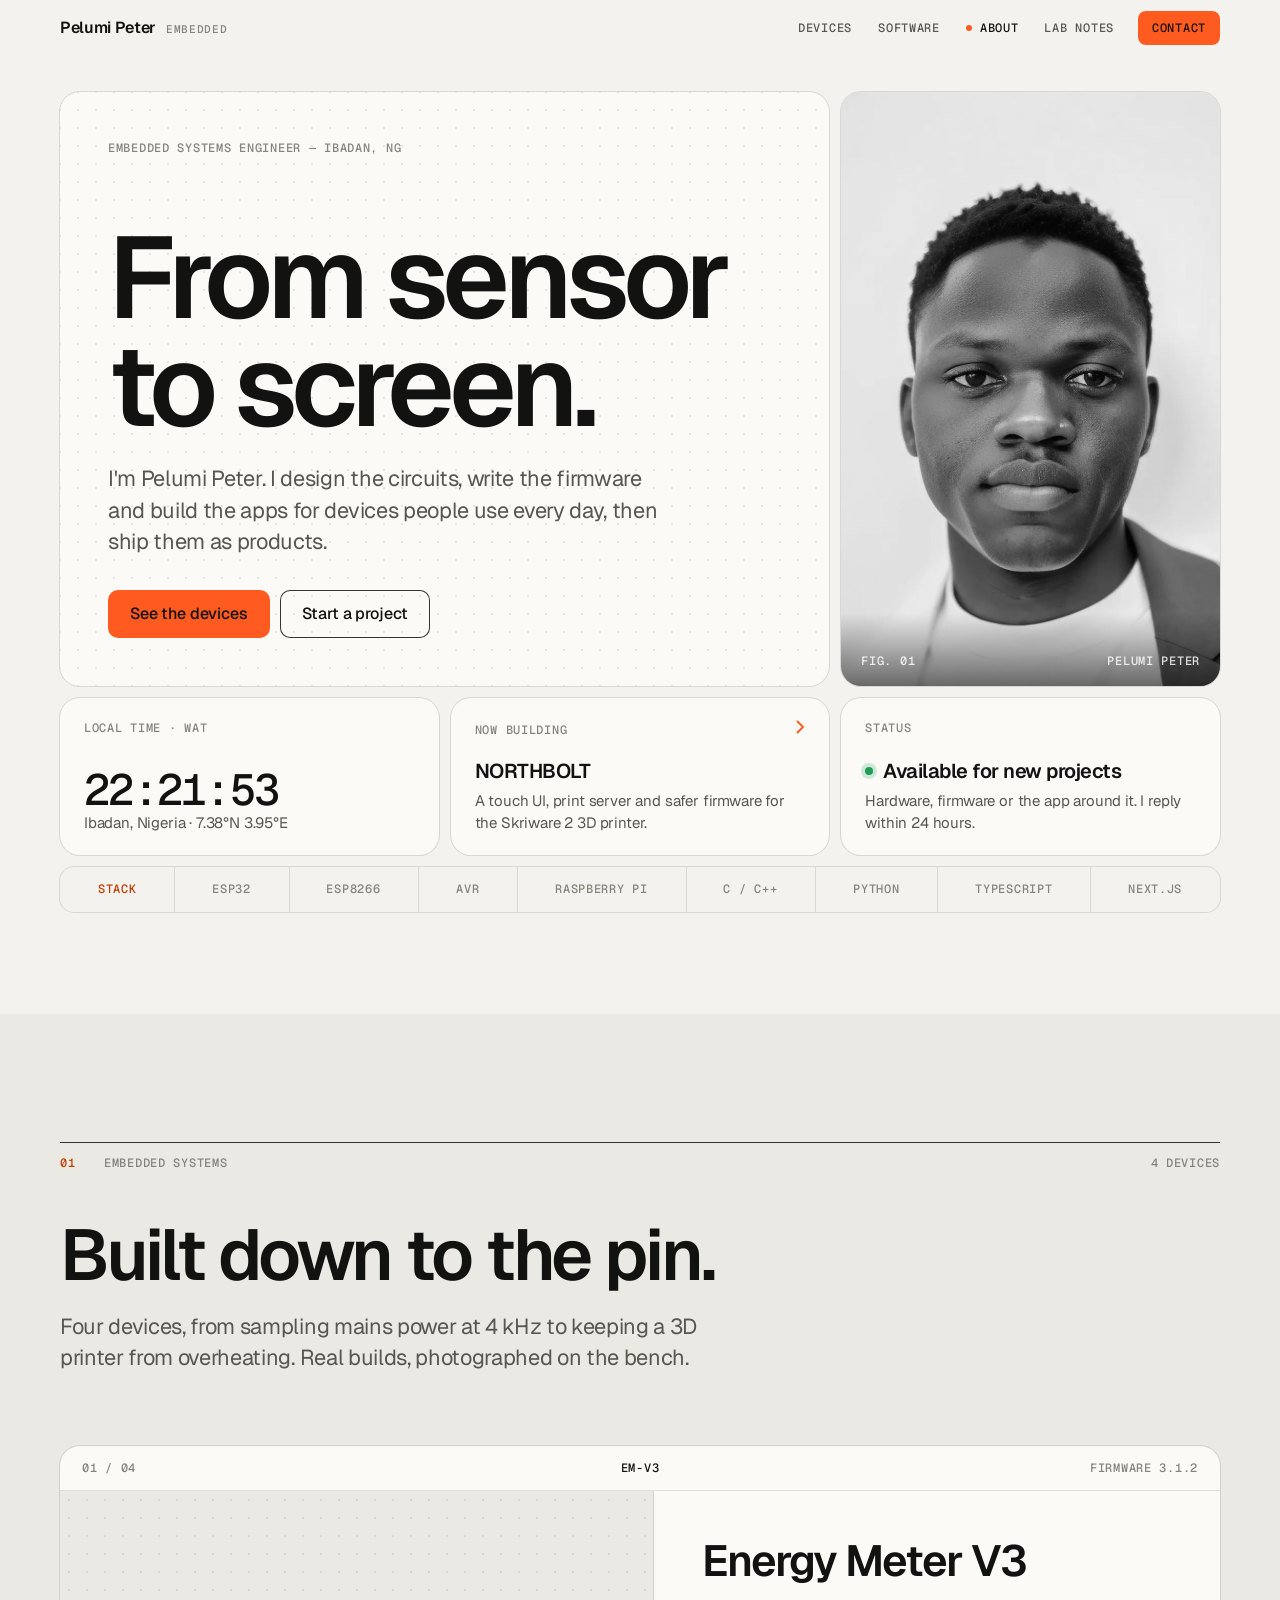
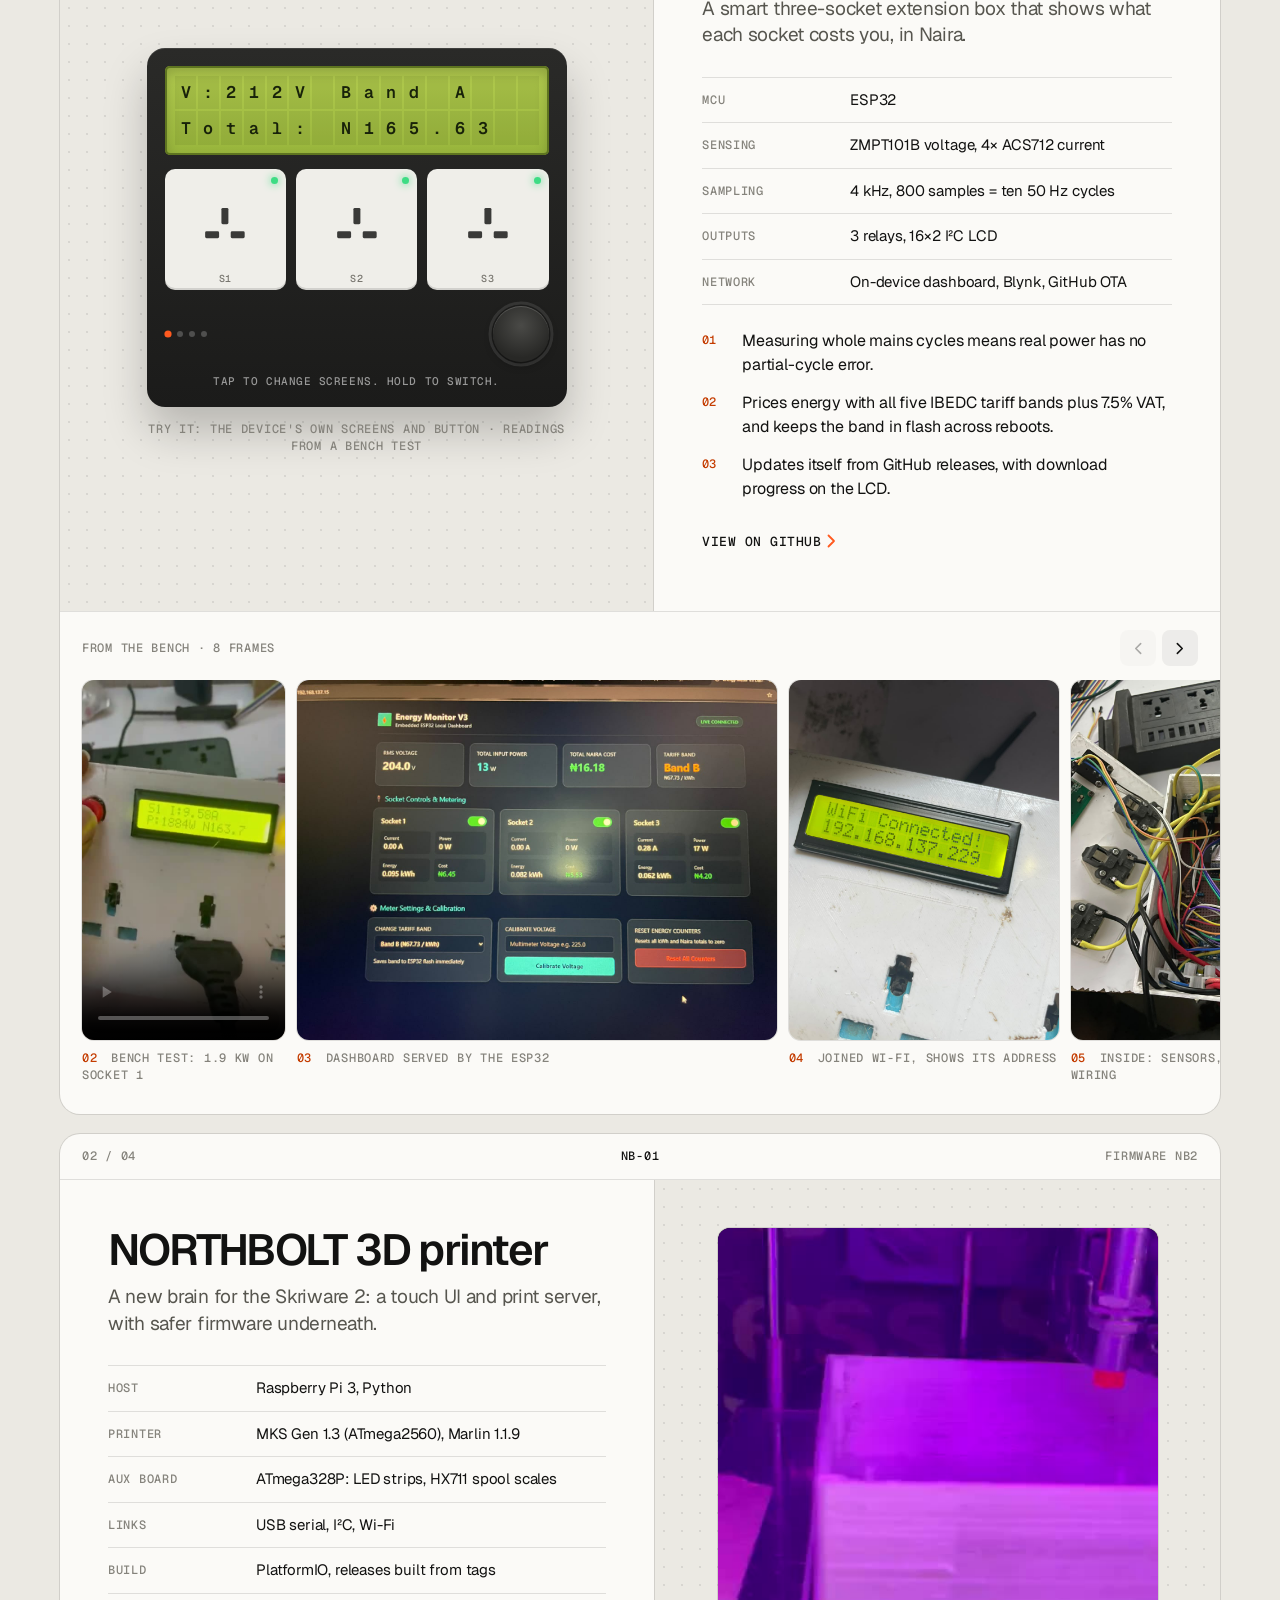
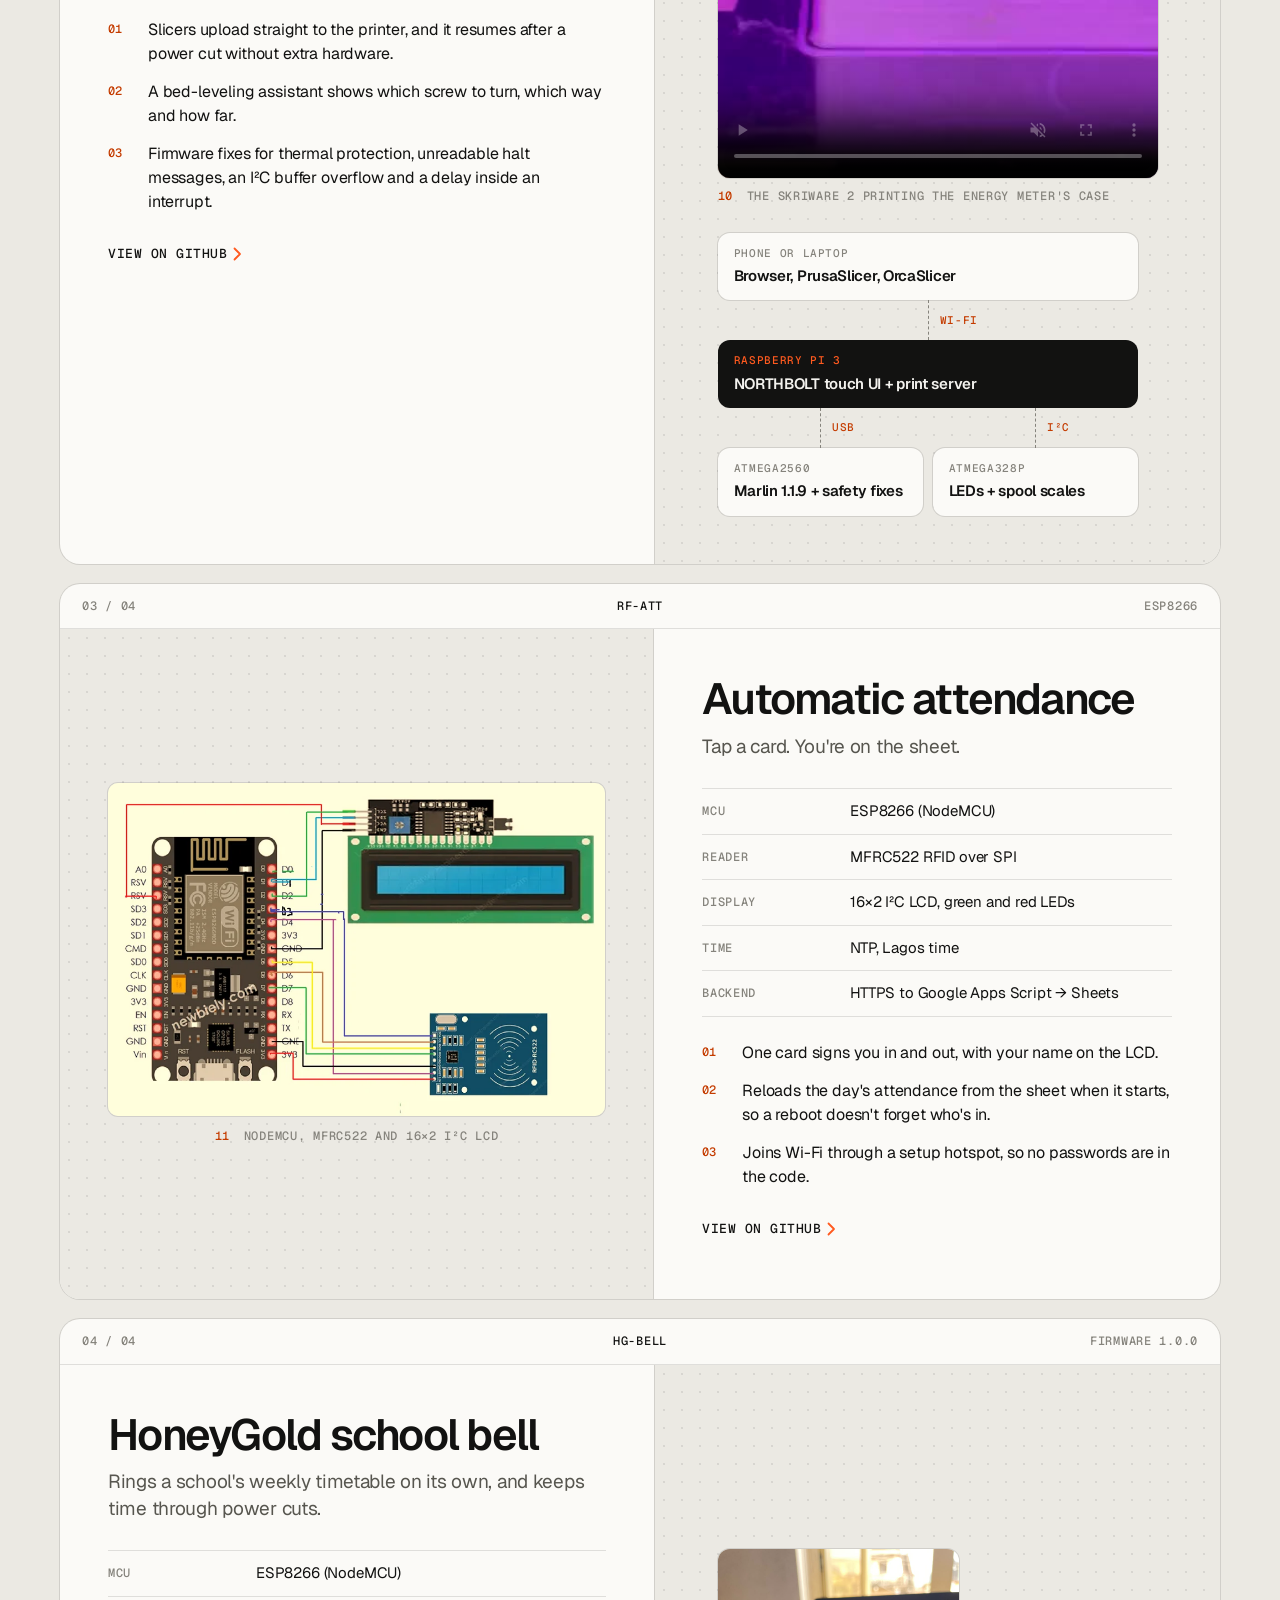
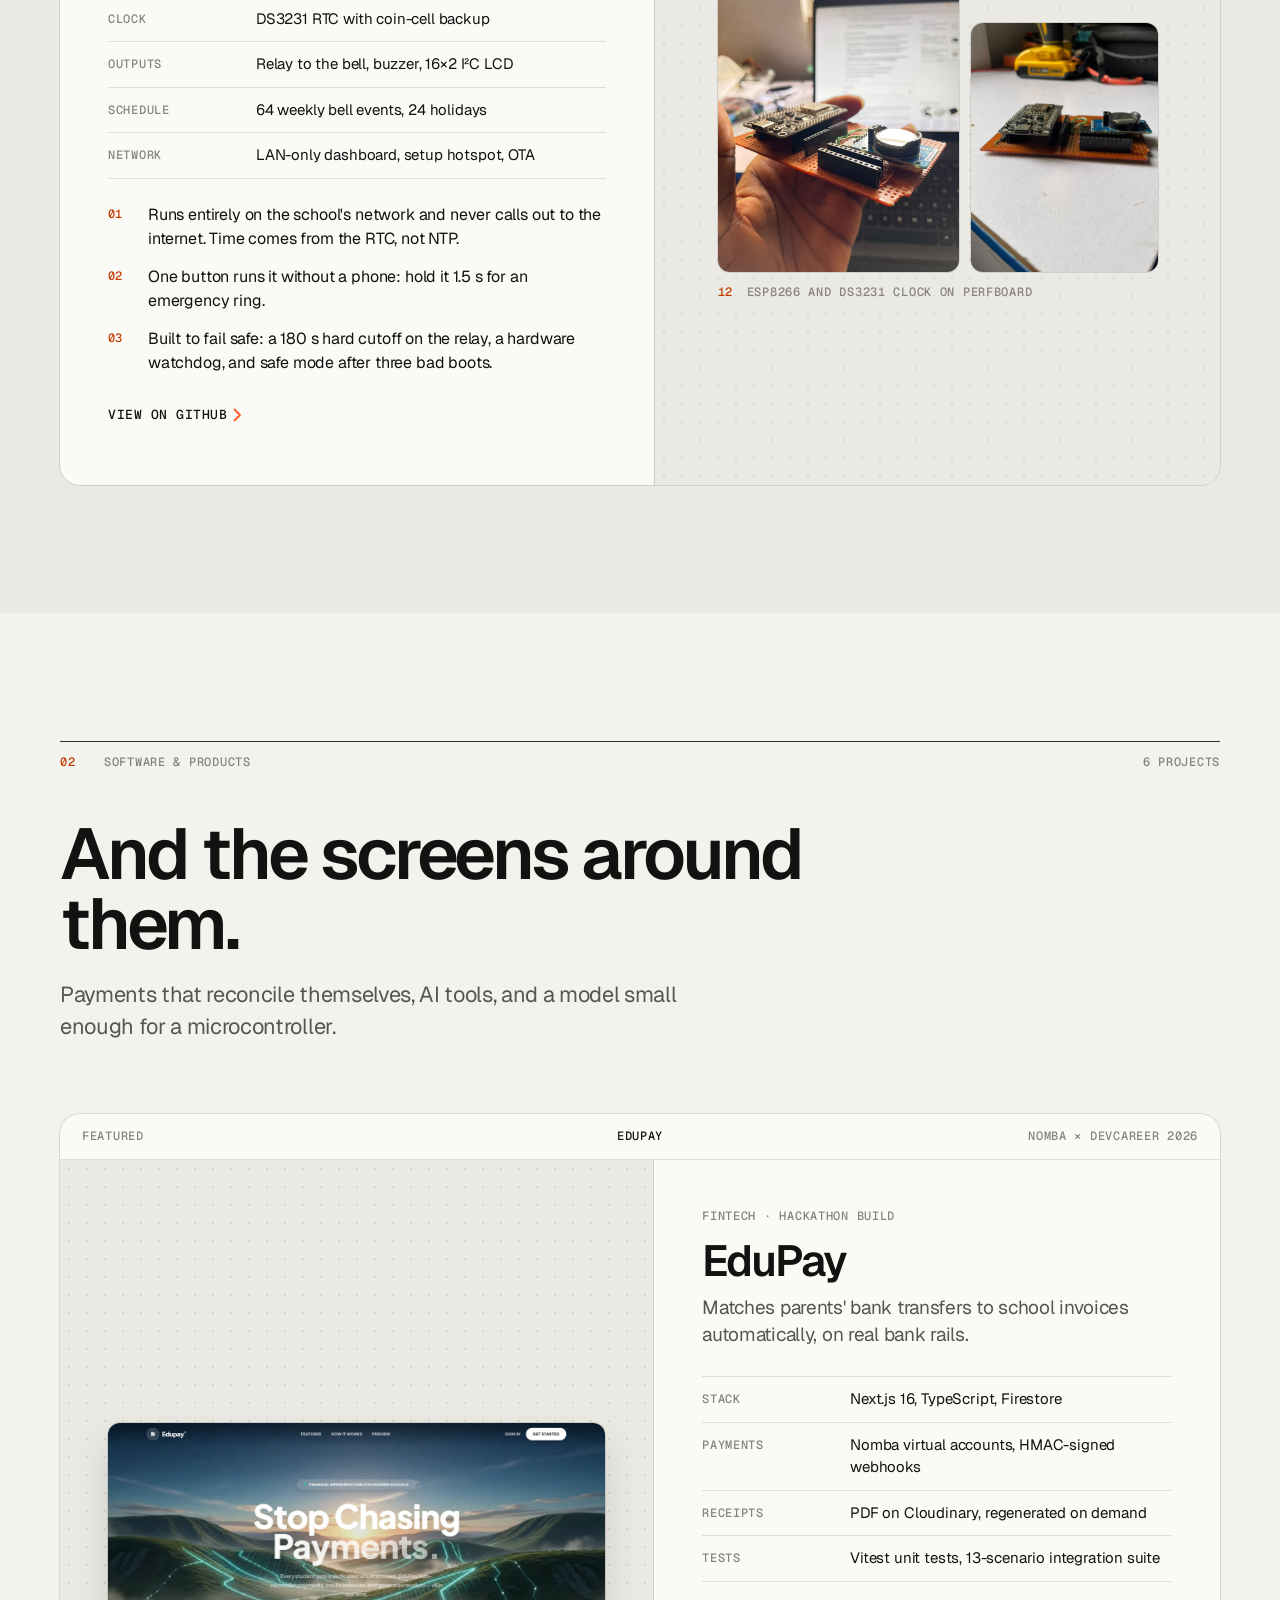
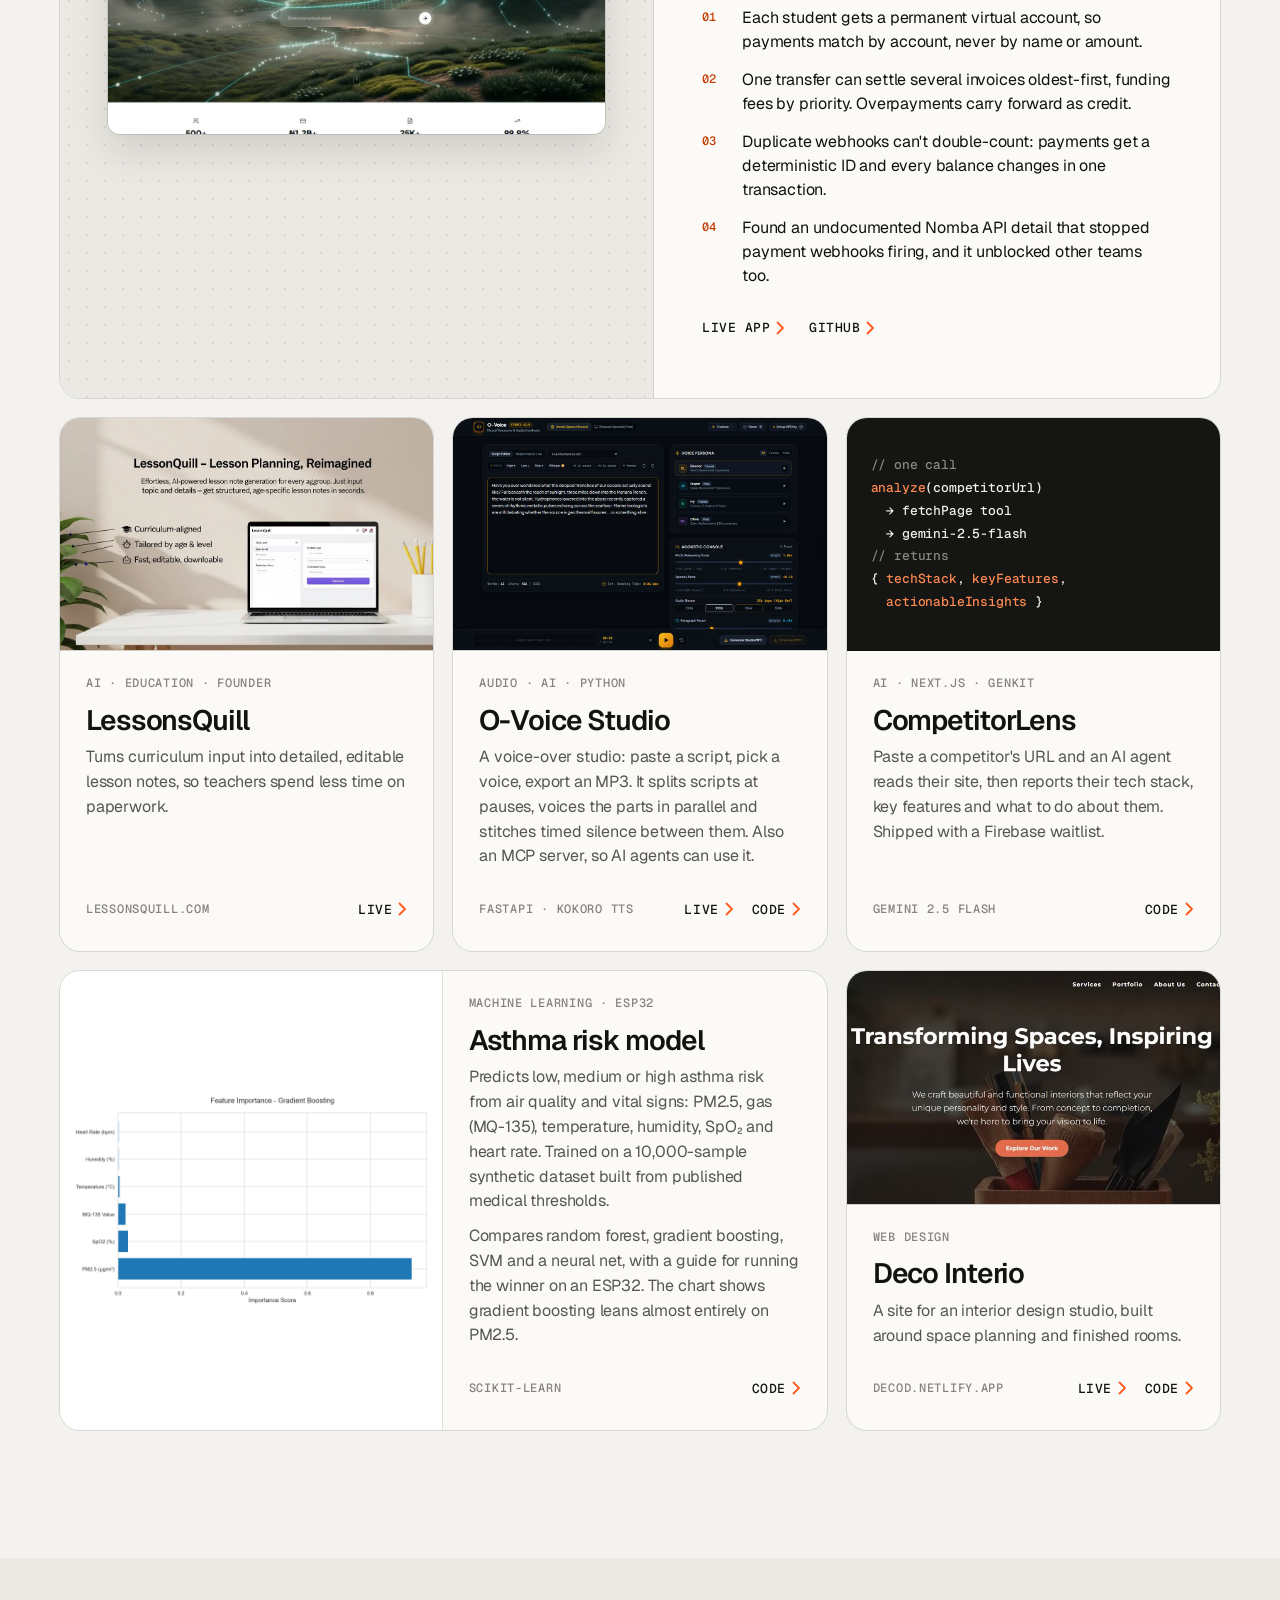
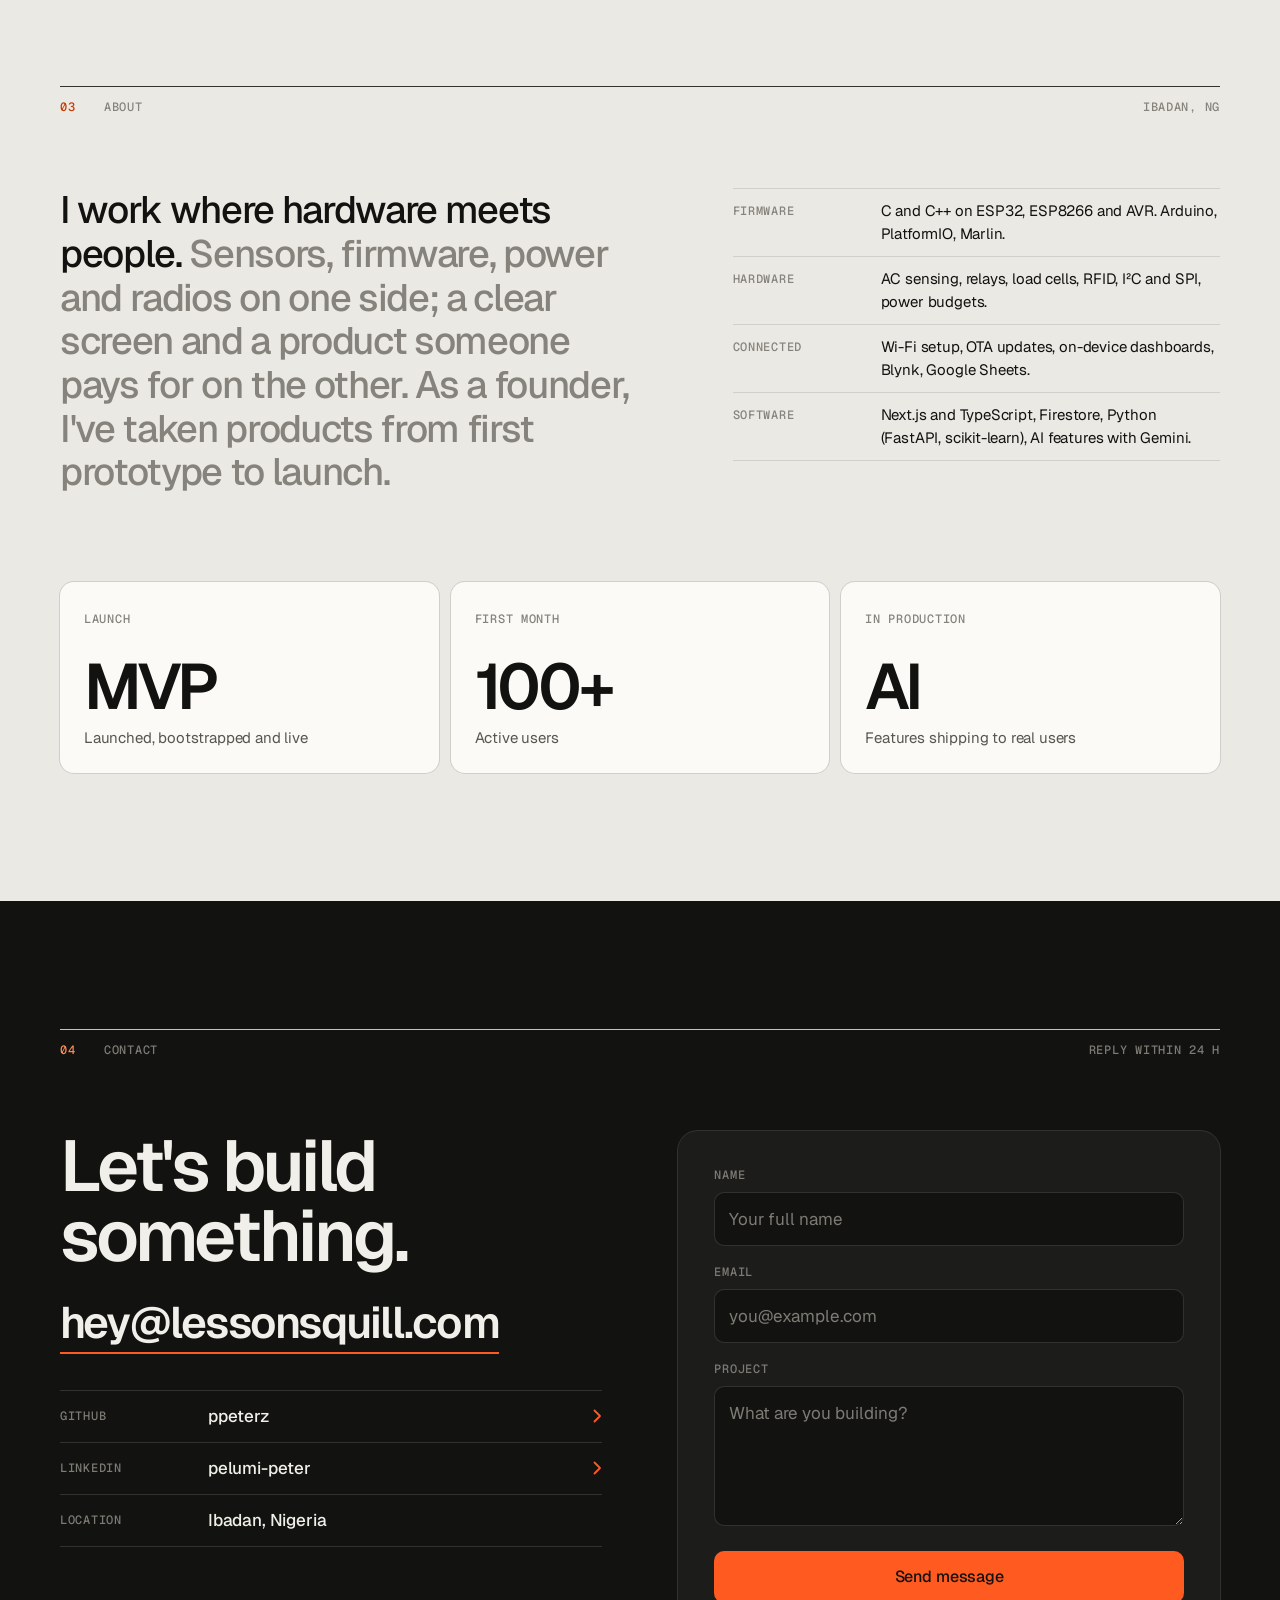
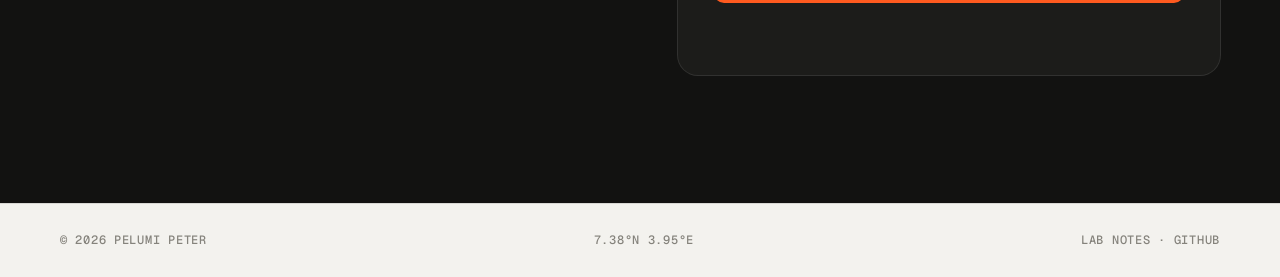
<file: index.html>
<!DOCTYPE html>
<html lang="en">
<head>
  <meta charset="UTF-8" />
  <meta name="viewport" content="width=device-width, initial-scale=1, viewport-fit=cover" />
  <title>Pelumi Peter · Embedded Systems Engineer</title>
  <meta name="description" content="Pelumi Peter builds embedded systems end to end: ESP32 energy meters, 3D printer firmware and RFID attendance devices, plus the software and products around them." />
  <meta name="theme-color" content="#f3f2ee" media="(prefers-color-scheme: light)" />
  <meta name="theme-color" content="#0d0d0c" media="(prefers-color-scheme: dark)" />
  <meta property="og:title" content="Pelumi Peter · Embedded Systems Engineer" />
  <meta property="og:description" content="From sensor to screen: embedded systems, firmware and the products around them." />
  <meta property="og:type" content="website" />
  <meta property="og:url" content="https://pelumi-peter.netlify.app/" />
  <link rel="canonical" href="https://pelumi-peter.netlify.app/" />
  <meta property="og:image" content="https://pelumi-peter.netlify.app/image/og-card.jpg" />
  <meta property="og:image:width" content="1200" />
  <meta property="og:image:height" content="630" />
  <meta name="twitter:card" content="summary_large_image" />
  <link rel="icon" href="favicon.svg" type="image/svg+xml" />
  <link rel="apple-touch-icon" href="apple-touch-icon.png" />
  <link rel="preconnect" href="https://fonts.googleapis.com" />
  <link rel="preconnect" href="https://fonts.gstatic.com" crossorigin />
  <link rel="stylesheet" href="https://fonts.googleapis.com/css2?family=Geist:wght@400;500;600;700&family=Geist+Mono:wght@400;500&display=swap" />
  <link rel="stylesheet" href="css/site.css" />
  <script>document.documentElement.classList.add('js');</script>
  <style>
    /* ---------- Hero bento ---------- */
    .hero { padding-top: calc(var(--nav-h) + clamp(20px, 3vw, 36px)); padding-bottom: clamp(64px, 8vw, 110px); }
    .bento { display: grid; grid-template-columns: repeat(12, 1fr); gap: 12px; }
    .tile {
      position: relative; background: var(--tile); border-radius: var(--radius-lg);
      box-shadow: 0 0 0 1px var(--line); padding: 22px 24px;
    }
    .tile .label { display: block; }
    .tile-intro {
      grid-column: span 8; grid-row: span 2;
      display: flex; flex-direction: column; justify-content: space-between; gap: 48px;
      padding: clamp(24px, 4vw, 48px);
      background-image: radial-gradient(var(--dot) 1px, transparent 1.3px);
      background-size: 18px 18px; background-position: -9px -9px;
    }
    .tile-intro .display { margin-top: 18px; }
    .tile-intro .lead { margin-top: 24px; max-width: 40ch; }
    .actions { display: flex; flex-wrap: wrap; gap: 10px; margin-top: 32px; }
    .tile-portrait { grid-column: span 4; grid-row: span 2; padding: 0; overflow: hidden; min-height: 440px; background: var(--bg-alt); }
    .tile-portrait img { position: absolute; inset: 0; width: 100%; height: 100%; object-fit: cover; object-position: 50% 15%; filter: grayscale(1) contrast(1.06); }
    .tile-portrait figcaption {
      position: absolute; left: 0; right: 0; bottom: 0; padding: 40px 20px 16px;
      display: flex; justify-content: space-between; gap: 12px;
      background: linear-gradient(transparent, rgba(0, 0, 0, 0.55));
    }
    .tile-portrait figcaption .label { color: rgba(255, 255, 255, 0.85); }
    .tile-small { grid-column: span 4; display: flex; flex-direction: column; justify-content: space-between; gap: 18px; min-height: 150px; }
    .readout { font: 500 clamp(2rem, 3.4vw, 2.75rem)/1 var(--mono); letter-spacing: -0.04em; font-variant-numeric: tabular-nums; }
    .tile-small p { font-size: 0.9375rem; color: var(--ink-2); line-height: 1.45; }
    .tile-small strong { display: block; font-size: 1.25rem; font-weight: 600; letter-spacing: -0.025em; color: var(--ink); margin-bottom: 4px; }
    .tile-small strong.live { display: flex; align-items: center; gap: 10px; }
    .live::before { content: ""; flex: none; width: 8px; height: 8px; border-radius: 50%; background: var(--ok); box-shadow: 0 0 0 4px color-mix(in srgb, var(--ok) 20%, transparent); }
    a.tile-small { transition: box-shadow 0.3s ease, transform 0.45s var(--ease-out); -webkit-tap-highlight-color: transparent; }
    @media (hover: hover) { a.tile-small:hover { box-shadow: 0 0 0 1px var(--line-strong); } }
    a.tile-small:active { transform: scale(0.985); transition-duration: 0.1s; }
    .tile-row { display: flex; justify-content: space-between; align-items: baseline; gap: 12px; }
    .tile-row svg { width: 9px; height: 14px; color: var(--accent); flex: none; }

    .stack-strip {
      display: flex; flex-wrap: wrap; margin-top: 12px;
      border-radius: var(--radius-md); box-shadow: 0 0 0 1px var(--line); overflow: hidden;
    }
    .stack-strip li { flex: 1 1 auto; padding: 14px 18px; text-align: center; border-right: 1px solid var(--line); margin-right: -1px; }
    .stack-strip li:first-child { color: var(--accent-ink); }

    @media (max-width: 960px) {
      .bento { grid-template-columns: repeat(6, 1fr); }
      .tile-intro { grid-column: span 6; grid-row: auto; }
      .tile-portrait { grid-column: span 3; grid-row: span 2; min-height: 0; }
      .tile-small { grid-column: span 3; }
      .tile-small.wide { grid-column: span 6; }
    }
    @media (max-width: 620px) {
      .tile-portrait { grid-column: span 6; aspect-ratio: 4 / 5; }
      .tile-small, .tile-small.wide { grid-column: span 6; min-height: 0; }
      .stack-strip li { flex-basis: 33%; border-bottom: 1px solid var(--line); }
    }

    /* ---------- Device panels (datasheet layout) ---------- */
    .devices { display: grid; gap: 20px; }
    .device { background: var(--tile); border-radius: var(--radius-lg); box-shadow: 0 0 0 1px var(--line); overflow: hidden; }
    .device-bar {
      display: grid; grid-template-columns: 1fr auto 1fr; gap: 16px;
      padding: 14px 22px; border-bottom: 1px solid var(--line);
    }
    .device-bar span:nth-child(2) { color: var(--ink); }
    .device-bar span:last-child { text-align: right; }
    .device-grid { display: grid; grid-template-columns: 1.05fr 1fr; }
    .device:nth-child(even) .device-media { order: 2; border-right: 0; border-left: 1px solid var(--line); }
    .device-media {
      display: grid; place-items: center; padding: clamp(24px, 4vw, 48px);
      background-color: var(--bg-alt); border-right: 1px solid var(--line);
      background-image: radial-gradient(var(--dot) 1px, transparent 1.3px); background-size: 18px 18px;
    }
    .device-body { padding: clamp(24px, 4vw, 48px); }
    .device-tag { margin-top: 12px; font-size: 1.1875rem; line-height: 1.4; color: var(--ink-2); letter-spacing: -0.015em; }
    .spec { margin-top: 28px; border-bottom: 1px solid var(--line); }
    .spec div { display: grid; grid-template-columns: 12ch 1fr; gap: 16px; padding: 11px 0; border-top: 1px solid var(--line); }
    .spec dt { font: 500 0.75rem/1.5 var(--mono); letter-spacing: 0.06em; text-transform: uppercase; color: var(--ink-3); padding-top: 2px; }
    .spec dd { font-size: 0.9375rem; line-height: 1.5; }
    .notes { margin-top: 24px; display: grid; gap: 14px; counter-reset: note; }
    .notes li { position: relative; padding-left: 40px; font-size: 1rem; line-height: 1.5; counter-increment: note; }
    .notes li::before {
      content: counter(note, decimal-leading-zero);
      position: absolute; left: 0; top: 2px;
      font: 500 0.75rem/1.5 var(--mono); color: var(--accent-ink);
    }
    .device .btn-link { margin-top: 18px; }
    @media (max-width: 920px) {
      .device-grid { grid-template-columns: 1fr; }
      .device .device-media, .device:nth-child(even) .device-media { order: 0; border: 0; border-bottom: 1px solid var(--line); }
    }
    @media (max-width: 560px) {
      .device-bar { grid-template-columns: 1fr 1fr; }
      .device-bar span:first-child { display: none; }
      .spec div { grid-template-columns: 1fr; gap: 2px; }
    }

    /* ---------- Energy meter device ---------- */
    .meter { width: 100%; max-width: 420px; }
    .meter-body {
      background: linear-gradient(180deg, #2a2a28 0%, #1b1b1a 100%);
      border-radius: 18px; padding: 18px;
      box-shadow: inset 0 1px 0 rgba(255, 255, 255, 0.1), 0 24px 44px rgba(0, 0, 0, 0.22);
    }
    .lcd {
      container-type: inline-size;
      display: grid; grid-template-columns: repeat(16, 1fr); gap: 2px;
      padding: 10px;
      border-radius: 5px;
      background: linear-gradient(180deg, #b3cc4f 0%, #98b53c 100%);
      box-shadow: inset 0 0 0 2px #5e7420, inset 0 6px 14px rgba(0, 0, 0, 0.22);
    }
    .lcd span {
      aspect-ratio: 5 / 8;
      display: grid; place-items: center;
      background: rgba(30, 45, 5, 0.08);
      color: #18220a;
      font: 600 4.6cqi/1 var(--mono);
    }
    .sockets { display: grid; grid-template-columns: repeat(3, 1fr); gap: 10px; margin-top: 14px; }
    .socket {
      position: relative; aspect-ratio: 1; border-radius: 10px;
      background: #efeee9; display: grid; place-items: center;
      box-shadow: inset 0 -2px 0 rgba(0, 0, 0, 0.12);
      transition: box-shadow 0.3s ease;
    }
    .socket.shown { box-shadow: inset 0 -2px 0 rgba(0, 0, 0, 0.12), 0 0 0 2px var(--accent); }
    .socket svg { width: 46%; height: 46%; color: #3a3a38; }
    .socket .led {
      position: absolute; top: 8px; right: 8px; width: 7px; height: 7px; border-radius: 50%;
      background: #9a9993; transition: background-color 0.15s ease, box-shadow 0.15s ease;
    }
    .socket.on .led { background: #3ddc84; box-shadow: 0 0 8px #3ddc84; }
    .socket .lbl { position: absolute; bottom: 6px; left: 0; right: 0; text-align: center; font: 500 0.625rem/1 var(--mono); letter-spacing: 0.06em; color: #77756e; }
    .meter-controls { display: flex; align-items: center; justify-content: space-between; margin-top: 16px; }
    .meter-dots { display: flex; gap: 6px; }
    .meter-dots i { width: 6px; height: 6px; border-radius: 50%; background: rgba(255, 255, 255, 0.22); transition: background-color 0.2s ease, transform 0.35s var(--ease-out); }
    .meter-dots i.active { background: var(--accent); transform: scale(1.2); }
    .meter-btn {
      position: relative; width: 56px; height: 56px; border-radius: 50%;
      border: 0; padding: 0; cursor: pointer;
      background: radial-gradient(circle at 50% 35%, #4a4a47 0%, #282826 70%);
      box-shadow: inset 0 1px 0 rgba(255, 255, 255, 0.16), 0 3px 8px rgba(0, 0, 0, 0.4);
      touch-action: manipulation; -webkit-user-select: none; user-select: none; -webkit-touch-callout: none;
      -webkit-tap-highlight-color: transparent;
      transition: transform 0.35s var(--ease-out);
    }
    .meter-btn.pressed { transform: scale(0.92); transition-duration: 0.08s; }
    .meter-btn svg { position: absolute; inset: -6px; width: calc(100% + 12px); height: calc(100% + 12px); transform: rotate(-90deg); pointer-events: none; }
    .meter-btn .track { stroke: rgba(255, 255, 255, 0.1); }
    .meter-btn .progress { stroke: var(--accent); transition: stroke-dashoffset 0.4s var(--ease-out), stroke 0.2s ease; }
    .meter-btn.pressed .progress { transition: stroke 0.2s ease; }
    .meter-btn[data-stage="relay"] .progress { stroke: #3ddc84; }
    .meter-btn[data-stage="ota"] .progress { stroke: #6cb6ff; }
    .meter-hint { min-height: 1.4em; margin-top: 12px; font: 500 0.6875rem/1.4 var(--mono); letter-spacing: 0.05em; text-transform: uppercase; color: rgba(255, 255, 255, 0.55); text-align: center; }
    .meter-caption { margin-top: 14px; text-align: center; }

    /* ---------- NORTHBOLT system diagram ---------- */
    .stack { width: 100%; max-width: 420px; display: grid; }
    .node { background: var(--tile); border-radius: 12px; padding: 13px 16px; box-shadow: 0 0 0 1px var(--line); }
    .node b { display: block; font: 500 0.6875rem/1.4 var(--mono); letter-spacing: 0.06em; text-transform: uppercase; color: var(--ink-3); }
    .node span { display: block; margin-top: 3px; font-size: 0.9375rem; font-weight: 600; letter-spacing: -0.02em; }
    .node.accent { background: var(--ink); box-shadow: none; }
    .node.accent b { color: var(--accent); }
    .node.accent span { color: var(--bg); }
    .wire { position: relative; height: 40px; display: flex; align-items: center; }
    .wire::before { content: ""; position: absolute; left: 50%; top: 0; bottom: 0; border-left: 1.5px dashed var(--ink-3); }
    .wire em { position: relative; margin-left: calc(50% + 12px); font: 500 0.6875rem/1 var(--mono); font-style: normal; letter-spacing: 0.06em; text-transform: uppercase; color: var(--accent-ink); }
    .branch { display: grid; grid-template-columns: 1fr 1fr; gap: 10px; }

    /* ---------- RFID circuit ---------- */
    .circuit { width: 100%; }
    .circuit img { border-radius: 10px; width: 100%; box-shadow: 0 0 0 1px var(--line); }
    .circuit figcaption { margin-top: 12px; text-align: center; }

    /* ---------- From the bench: film strip of real build photos and clips ---------- */
    .bench { border-top: 1px solid var(--line); padding: 18px 0 24px; }
    .bench-head { display: flex; justify-content: space-between; align-items: center; padding: 0 22px 14px; }
    .bench-nav { display: flex; gap: 6px; }
    .bench-nav button {
      width: 36px; height: 36px; border-radius: 8px; border: 0; cursor: pointer;
      background: var(--chip); color: var(--ink); display: grid; place-items: center;
      transition: background-color 0.2s ease, transform 0.3s var(--ease-out), opacity 0.2s ease;
      -webkit-tap-highlight-color: transparent;
    }
    .bench-nav button svg { width: 8px; height: 13px; }
    .bench-nav button:active { transform: scale(0.92); transition-duration: 0.08s; }
    .bench-nav button:disabled { opacity: 0.35; cursor: default; }
    @media (hover: hover) { .bench-nav button:not(:disabled):hover { background: var(--line); } }
    .bench-strip {
      --h: clamp(260px, 34vw, 360px);
      display: flex; gap: 12px; overflow-x: auto; overscroll-behavior-x: contain;
      scroll-snap-type: x proximity; scroll-padding-inline: 22px; padding: 0 22px 6px;
      scrollbar-width: thin; scrollbar-color: var(--line) transparent;
    }
    .bench-strip li { flex: none; scroll-snap-align: start; }
    .bench-strip figure { width: min-content; }
    .bench-media {
      display: block; height: var(--h); aspect-ratio: var(--ar, 3 / 4);
      border-radius: 12px; overflow: hidden; background: var(--bg-alt);
      box-shadow: 0 0 0 1px var(--line); padding: 0; border: 0;
    }
    .bench-media img, .bench-media video { width: 100%; height: 100%; object-fit: cover; display: block; }
    button.bench-media { cursor: zoom-in; transition: transform 0.45s var(--ease-out), box-shadow 0.3s ease; -webkit-tap-highlight-color: transparent; }
    @media (hover: hover) { button.bench-media:hover { box-shadow: 0 0 0 1px var(--line-strong); } }
    button.bench-media:active { transform: scale(0.98); transition-duration: 0.1s; }
    .bench-strip figcaption { margin-top: 10px; min-width: 100%; }
    .bench-strip figcaption b, figcaption b { color: var(--accent-ink); font-weight: 500; margin-right: 6px; }
    @media (max-width: 560px) { .bench-strip { --h: 280px; } }

    /* Lightbox */
    .lightbox { padding: 0; border: 0; background: transparent; max-width: min(92vw, 1100px); max-height: 92vh; overflow: visible; }
    .lightbox::backdrop { background: rgba(10, 10, 9, 0.82); }
    .lightbox[open] { animation: lb-in 0.35s var(--ease-out); }
    @keyframes lb-in { from { opacity: 0; transform: scale(0.96); } }
    .lightbox img { max-width: min(92vw, 1100px); max-height: 82vh; width: auto; border-radius: 12px; }
    .lightbox p { margin-top: 12px; color: rgba(241, 239, 233, 0.75); text-align: center; }
    .lightbox button {
      position: absolute; top: -48px; right: 0; width: 40px; height: 40px; border-radius: 50%; border: 0; cursor: pointer;
      background: rgba(241, 239, 233, 0.14); color: #f1efe9; display: grid; place-items: center;
    }
    .lightbox button svg { width: 14px; height: 14px; }

    /* NORTHBOLT: clip above the diagram */
    .media-stack { width: 100%; max-width: 440px; display: grid; gap: 28px; }
    .clip video { width: 100%; aspect-ratio: 4 / 5; object-fit: cover; object-position: 50% 30%; border-radius: 12px; background: #000; box-shadow: 0 0 0 1px var(--line); display: block; }
    .clip figcaption { margin-top: 10px; }

    /* Automatic bell photos */
    .pair { width: 100%; max-width: 440px; display: grid; grid-template-columns: 1.3fr 1fr; gap: 12px; align-items: end; }
    .pair .bench-media { height: auto; width: 100%; }
    .pair figcaption { grid-column: 1 / -1; }

    /* ---------- Software cards ---------- */
    .software { display: grid; gap: 20px; }
    .shot { width: 100%; border-radius: 12px; overflow: hidden; box-shadow: 0 0 0 1px var(--line), 0 18px 40px rgba(0, 0, 0, 0.12); }
    .shot img { width: 100%; display: block; }
    .device .links { display: flex; flex-wrap: wrap; gap: 4px 24px; margin-top: 18px; }
    .device .links .btn-link { margin-top: 0; }

    .cards { display: grid; grid-template-columns: repeat(3, 1fr); gap: 20px; }
    .card {
      position: relative; display: flex; flex-direction: column;
      background: var(--tile); border-radius: var(--radius-lg); overflow: hidden;
      box-shadow: 0 0 0 1px var(--line);
      transition: box-shadow 0.3s ease, transform 0.45s var(--ease-out);
      -webkit-tap-highlight-color: transparent;
    }
    @media (hover: hover) { .card:hover { box-shadow: 0 0 0 1px var(--line-strong); } }
    .card:active { transform: scale(0.985); transition-duration: 0.1s; }
    /* The main link covers the whole card; the second link sits above it */
    .card .stretch::after { content: ""; position: absolute; inset: 0; border-radius: inherit; }
    .card .card-links a:not(.stretch) { position: relative; z-index: 1; }
    .card-media { aspect-ratio: 16 / 10; overflow: hidden; background: var(--bg-alt); border-bottom: 1px solid var(--line); }
    .card-media img { width: 100%; height: 100%; object-fit: cover; object-position: 50% 0; transition: transform 0.8s var(--ease-out); }
    @media (hover: hover) { .card:hover .card-media img { transform: scale(1.03); } }
    .card-body { padding: 24px 26px 20px; display: flex; flex-direction: column; flex: 1; }
    .card-body .h4 { font-size: 1.75rem; font-weight: 600; letter-spacing: -0.04em; line-height: 1.05; }
    .card-body p { margin-top: 10px; color: var(--ink-2); font-size: 1rem; }
    .card-foot { display: flex; justify-content: space-between; align-items: center; gap: 12px; margin-top: auto; padding-top: 18px; }
    .card-links { display: flex; gap: 18px; }
    /* Schema readout for a project without a public screenshot */
    .schema { display: grid; align-content: center; padding: 22px 24px; background: #151513; color: #f1efe9; }
    .schema pre { margin: 0; font: 500 0.8125rem/1.75 var(--mono); white-space: pre-wrap; }
    .schema .k { color: #ff8a52; }
    .schema .m { color: #8a8880; }
    /* Wide card: media beside the text */
    .card.wide { grid-column: span 2; flex-direction: row; }
    .card.wide .card-media { flex: 1.15; aspect-ratio: auto; border-bottom: 0; border-right: 1px solid var(--line); background: #fff; }
    .card.wide .card-media img { object-fit: contain; object-position: 50% 50%; padding: 12px; }
    .card.wide .card-body { flex: 1; }
    @media (prefers-color-scheme: dark) { .card.wide .card-media img { filter: brightness(0.92); } }
    @media (max-width: 1020px) {
      .cards { grid-template-columns: repeat(2, 1fr); }
      .card.wide { grid-column: 1 / -1; }
    }
    @media (max-width: 680px) {
      .cards { grid-template-columns: 1fr; }
      .card.wide { flex-direction: column; }
      .card.wide .card-media { aspect-ratio: 5 / 3; border-right: 0; border-bottom: 1px solid var(--line); }
    }

    /* ---------- About ---------- */
    .about-grid { display: grid; grid-template-columns: 1.1fr 0.9fr; gap: clamp(32px, 6vw, 96px); align-items: start; }
    .statement { font-size: clamp(1.625rem, 3vw, 2.375rem); line-height: 1.15; letter-spacing: -0.035em; font-weight: 500; }
    .statement .muted { color: var(--ink-3); }
    .stats { display: grid; grid-template-columns: repeat(3, 1fr); gap: 12px; margin-top: clamp(48px, 7vw, 88px); }
    .stat { background: var(--tile); border-radius: var(--radius-md); padding: 22px 24px 24px; box-shadow: 0 0 0 1px var(--line); }
    .stat strong { display: block; margin-top: 28px; font-size: clamp(2.75rem, 5vw, 4rem); font-weight: 600; letter-spacing: -0.05em; line-height: 0.9; }
    .stat p { margin-top: 10px; color: var(--ink-2); font-size: 0.9375rem; }
    @media (max-width: 860px) { .about-grid { grid-template-columns: 1fr; } }
    @media (max-width: 640px) { .stats { grid-template-columns: 1fr; } }

    /* ---------- Contact (inverted block) ---------- */
    .contact-grid { display: grid; grid-template-columns: 1fr 1fr; gap: clamp(32px, 6vw, 96px); align-items: start; }
    .big-mail {
      display: inline-block; margin-top: 28px;
      font-size: clamp(1.5rem, 3.6vw, 2.75rem); font-weight: 600; letter-spacing: -0.04em; line-height: 1.1;
      background: linear-gradient(var(--accent), var(--accent)) 0 100% / 100% 2px no-repeat;
      padding-bottom: 6px; word-break: break-word;
      transition: background-size 0.4s var(--ease-out), color 0.2s ease;
    }
    @media (hover: hover) { .big-mail:hover { color: var(--accent-ink); } }
    .contact-list { margin-top: 36px; border-bottom: 1px solid var(--line); }
    .contact-list > a, .contact-list > div {
      display: grid; grid-template-columns: 12ch 1fr auto; gap: 16px; align-items: center;
      min-height: 52px; border-top: 1px solid var(--line);
    }
    .contact-list span:nth-child(2) { font-weight: 500; }
    .contact-list svg { width: 9px; height: 14px; color: var(--accent); }
    @media (hover: hover) { .contact-list > a:hover span:nth-child(2) { color: var(--accent-ink); } }
    .form { background: var(--tile); border-radius: var(--radius-lg); padding: clamp(22px, 3.5vw, 36px); box-shadow: 0 0 0 1px var(--line); display: grid; gap: 18px; }
    .field label { display: block; margin-bottom: 8px; }
    .field input, .field textarea {
      width: 100%; font: inherit; color: var(--ink);
      background: var(--bg); border: 1px solid var(--line); border-radius: var(--radius-sm);
      padding: 13px 14px; min-height: 48px;
      transition: border-color 0.2s ease, box-shadow 0.2s ease;
    }
    .field textarea { resize: vertical; min-height: 140px; }
    .field input::placeholder, .field textarea::placeholder { color: var(--ink-3); }
    .field input:focus, .field textarea:focus {
      outline: none; border-color: var(--accent);
      box-shadow: 0 0 0 3px color-mix(in srgb, var(--accent) 25%, transparent);
    }
    .form .btn { width: 100%; min-height: 52px; }
    .form .btn[disabled] { opacity: 0.6; cursor: default; }
    .form-status { min-height: 1.5em; text-align: center; }
    .form-status.ok { color: var(--ok); }
    .form-status.err { color: #ff6961; }
    @media (max-width: 860px) {
      .contact-grid { grid-template-columns: 1fr; }
      .contact-list > a, .contact-list > div { grid-template-columns: 9ch 1fr auto; }
    }

    /* ---------- Accessibility preferences (page parts; shared ones live in css/site.css) ---------- */
    @media (prefers-reduced-motion: reduce) {
      .card, .card-media img, .meter-btn, a.tile-small, .big-mail { transition-property: opacity, background-color, box-shadow, color !important; }
      .card:active, .card:hover .card-media img, a.tile-small:active { transform: none; }
    }
    @media (prefers-contrast: more) {
      .tile, .device, .card, .stat, .form { box-shadow: 0 0 0 1px var(--line-strong); }
    }
  </style>
</head>
<body>

  <header class="nav" id="nav">
    <div class="container nav-inner">
      <a class="brand" href="#top">Pelumi Peter <span class="label">Embedded</span></a>
      <nav aria-label="Primary">
        <ul class="nav-links">
          <li><a href="#embedded" data-spy>Devices</a></li>
          <li><a href="#software" data-spy>Software</a></li>
          <li><a href="#about" data-spy>About</a></li>
          <li><a href="blog.html">Lab notes</a></li>
          <li><a href="#contact" class="nav-cta">Contact</a></li>
        </ul>
      </nav>
      <button class="nav-toggle" type="button" aria-expanded="false" aria-controls="nav-sheet" aria-label="Open menu">
        <span></span><span></span>
      </button>
    </div>
    <div class="nav-sheet" id="nav-sheet">
      <a href="#embedded"><span class="label">01</span>Devices</a>
      <a href="#software"><span class="label">02</span>Software</a>
      <a href="#about"><span class="label">03</span>About</a>
      <a href="blog.html"><span class="label">04</span>Lab notes</a>
      <a href="#contact"><span class="label">05</span>Contact</a>
    </div>
  </header>

  <main>
    <!-- ================= Hero ================= -->
    <section class="hero" id="top">
      <div class="container">
        <div class="bento">
          <div class="tile tile-intro reveal">
            <span class="label">Embedded systems engineer — Ibadan, NG</span>
            <div>
              <h1 class="display">From sensor<br>to screen.</h1>
              <p class="lead">I'm Pelumi Peter. I design the circuits, write the firmware and build the apps for devices people use every day, then ship them as products.</p>
              <div class="actions">
                <a class="btn btn-primary" href="#embedded">See the devices</a>
                <a class="btn btn-ghost" href="#contact">Start a project</a>
              </div>
            </div>
          </div>

          <figure class="tile tile-portrait reveal" data-delay="1">
            <img src="image/portrait.webp" alt="Portrait of Pelumi Peter" width="900" height="1160" fetchpriority="high" />
            <figcaption><span class="label">Fig. 01</span><span class="label">Pelumi Peter</span></figcaption>
          </figure>

          <div class="tile tile-small reveal" data-delay="1">
            <span class="label">Local time · WAT</span>
            <div>
              <div class="readout" data-clock>--:--:--</div>
              <p>Ibadan, Nigeria · 7.38°N 3.95°E</p>
            </div>
          </div>

          <a class="tile tile-small reveal" data-delay="2" href="#northbolt">
            <div class="tile-row"><span class="label">Now building</span>
              <svg viewBox="0 0 9 14" aria-hidden="true"><path d="M1.5 1.5 7 7l-5.5 5.5" fill="none" stroke="currentColor" stroke-width="1.8" stroke-linecap="round" stroke-linejoin="round"/></svg>
            </div>
            <p><strong>NORTHBOLT</strong>A touch UI, print server and safer firmware for the Skriware 2 3D printer.</p>
          </a>

          <div class="tile tile-small wide reveal" data-delay="3">
            <span class="label">Status</span>
            <p><strong class="live">Available for new projects</strong>Hardware, firmware or the app around it. I reply within 24 hours.</p>
          </div>
        </div>

        <ul class="stack-strip label reveal" aria-label="Tools I work with">
          <li>Stack</li><li>ESP32</li><li>ESP8266</li><li>AVR</li><li>Raspberry Pi</li><li>C / C++</li><li>Python</li><li>TypeScript</li><li>Next.js</li>
        </ul>
      </div>
    </section>

    <!-- ================= Embedded ================= -->
    <section class="section-alt" id="embedded">
      <div class="container">
        <div class="section-head reveal">
          <div class="index-row label"><span>01</span><span>Embedded systems</span><span>4 devices</span></div>
          <h2 class="h2">Built down to the pin.</h2>
          <p class="lead">Four devices, from sampling mains power at 4&nbsp;kHz to keeping a 3D printer from overheating. Real builds, photographed on the bench.</p>
        </div>

        <div class="devices">
          <!-- Energy Meter V3 -->
          <article class="device reveal" id="energy-meter">
            <header class="device-bar label"><span>01 / 04</span><span>EM-V3</span><span>Firmware 3.1.2</span></header>
            <div class="device-grid">
              <div class="device-media">
                <div class="meter" data-meter>
                  <div class="meter-body">
                    <div class="lcd" aria-hidden="true"></div>
                    <p class="sr-only" aria-live="polite" data-meter-live></p>
                    <div class="sockets" aria-hidden="true">
                      <div class="socket" data-socket="1"><i class="led"></i><svg viewBox="0 0 24 24"><rect x="10.5" y="3" width="3" height="7" rx="0.6" fill="currentColor"/><rect x="3.5" y="13" width="6" height="3" rx="0.6" fill="currentColor"/><rect x="14.5" y="13" width="6" height="3" rx="0.6" fill="currentColor"/></svg><span class="lbl">S1</span></div>
                      <div class="socket" data-socket="2"><i class="led"></i><svg viewBox="0 0 24 24"><rect x="10.5" y="3" width="3" height="7" rx="0.6" fill="currentColor"/><rect x="3.5" y="13" width="6" height="3" rx="0.6" fill="currentColor"/><rect x="14.5" y="13" width="6" height="3" rx="0.6" fill="currentColor"/></svg><span class="lbl">S2</span></div>
                      <div class="socket" data-socket="3"><i class="led"></i><svg viewBox="0 0 24 24"><rect x="10.5" y="3" width="3" height="7" rx="0.6" fill="currentColor"/><rect x="3.5" y="13" width="6" height="3" rx="0.6" fill="currentColor"/><rect x="14.5" y="13" width="6" height="3" rx="0.6" fill="currentColor"/></svg><span class="lbl">S3</span></div>
                    </div>
                    <div class="meter-controls">
                      <div class="meter-dots" aria-hidden="true"><i></i><i></i><i></i><i></i></div>
                      <button class="meter-btn" type="button" aria-label="Meter button. Press to change screens, hold to switch the socket." aria-describedby="meter-hint">
                        <svg viewBox="0 0 68 68" aria-hidden="true">
                          <circle class="track" cx="34" cy="34" r="31" fill="none" stroke-width="3"/>
                          <circle class="progress" cx="34" cy="34" r="31" fill="none" stroke-width="3" stroke-linecap="round"/>
                        </svg>
                      </button>
                    </div>
                    <p class="meter-hint" id="meter-hint" data-meter-hint>Tap to change screens. Hold to switch.</p>
                  </div>
                  <p class="meter-caption label">Try it: the device's own screens and button · readings from a bench test</p>
                </div>
              </div>
              <div class="device-body">
                <h3 class="h3">Energy Meter V3</h3>
                <p class="device-tag">A smart three-socket extension box that shows what each socket costs you, in Naira.</p>
                <dl class="spec">
                  <div><dt>MCU</dt><dd>ESP32</dd></div>
                  <div><dt>Sensing</dt><dd>ZMPT101B voltage, 4× ACS712 current</dd></div>
                  <div><dt>Sampling</dt><dd>4 kHz, 800 samples = ten 50 Hz cycles</dd></div>
                  <div><dt>Outputs</dt><dd>3 relays, 16×2 I²C LCD</dd></div>
                  <div><dt>Network</dt><dd>On-device dashboard, Blynk, GitHub OTA</dd></div>
                </dl>
                <ol class="notes">
                  <li>Measuring whole mains cycles means real power has no partial-cycle error.</li>
                  <li>Prices energy with all five IBEDC tariff bands plus 7.5% VAT, and keeps the band in flash across reboots.</li>
                  <li>Updates itself from GitHub releases, with download progress on the LCD.</li>
                </ol>
                <a class="btn-link" href="https://github.com/ppeterz/EnergyMeterV3" target="_blank" rel="noopener" data-goatcounter-click="github-energymeterv3">View on GitHub
                  <svg viewBox="0 0 9 14" aria-hidden="true"><path d="M1.5 1.5 7 7l-5.5 5.5" fill="none" stroke="currentColor" stroke-width="1.8" stroke-linecap="round" stroke-linejoin="round"/></svg>
                </a>
              </div>
            </div>

            <div class="bench" data-bench>
              <div class="bench-head">
                <span class="label">From the bench · 8 frames</span>
                <span class="bench-nav">
                  <button type="button" data-dir="-1" aria-label="Scroll back"><svg viewBox="0 0 9 14" aria-hidden="true"><path d="M7.5 1.5 2 7l5.5 5.5" fill="none" stroke="currentColor" stroke-width="1.8" stroke-linecap="round" stroke-linejoin="round"/></svg></button>
                  <button type="button" data-dir="1" aria-label="Scroll forward"><svg viewBox="0 0 9 14" aria-hidden="true"><path d="M1.5 1.5 7 7l-5.5 5.5" fill="none" stroke="currentColor" stroke-width="1.8" stroke-linecap="round" stroke-linejoin="round"/></svg></button>
                </span>
              </div>
              <ul class="bench-strip" tabindex="0" aria-label="Energy Meter V3 build photos and videos">
                <li><figure>
                  <div class="bench-media" style="--ar: 9 / 16"><video data-loop src="video/em-bench-test.mp4" poster="image/bench/em-bench-test-poster.jpg" muted loop playsinline preload="none" aria-label="The meter under load: socket 1 reads 9.62 A and 1913 W, then the overview shows 212 V, band A and 165.63 naira in total"></video></div>
                  <figcaption class="label"><b>02</b> Bench test: 1.9 kW on socket 1</figcaption>
                </figure></li>
                <li><figure>
                  <button type="button" class="bench-media" style="--ar: 4 / 3" data-zoom><img src="image/bench/em-dashboard.jpg" alt="The Energy Monitor V3 web dashboard: 204 V, 13 W total, 16.18 naira, tariff band B, with a card and switch for each socket" loading="lazy" width="1280" height="960" /></button>
                  <figcaption class="label"><b>03</b> Dashboard served by the ESP32</figcaption>
                </figure></li>
                <li><figure>
                  <button type="button" class="bench-media" data-zoom><img src="image/bench/em-lcd-wifi.jpg" alt="The 16×2 LCD on the enclosure lid reading WiFi Connected! and the device's local IP address" loading="lazy" width="960" height="1280" /></button>
                  <figcaption class="label"><b>04</b> Joined Wi-Fi, shows its address</figcaption>
                </figure></li>
                <li><figure>
                  <button type="button" class="bench-media" data-zoom><img src="image/bench/em-internals.jpg" alt="Inside the enclosure: ESP32 on perfboard, four current sensors, a relay module and the mains wiring to three sockets in the lid" loading="lazy" width="960" height="1280" /></button>
                  <figcaption class="label"><b>05</b> Inside: sensors, relays, mains wiring</figcaption>
                </figure></li>
                <li><figure>
                  <button type="button" class="bench-media" data-zoom><img src="image/bench/em-assembly.jpg" alt="The perfboard with the ESP32, voltage sensor and relays fitted in the 3D-printed enclosure, with a buck converter held above it" loading="lazy" width="960" height="1280" /></button>
                  <figcaption class="label"><b>06</b> Fitting the board in the printed case</figcaption>
                </figure></li>
                <li><figure>
                  <button type="button" class="bench-media" data-zoom><img src="image/bench/em-prototype.jpg" alt="The first prototype: ESP32 on perfboard wired to a ZMPT101B voltage sensor, an ACS712 current sensor and a four-channel relay board" loading="lazy" width="960" height="1280" /></button>
                  <figcaption class="label"><b>07</b> First prototype on perfboard</figcaption>
                </figure></li>
                <li><figure>
                  <button type="button" class="bench-media" data-zoom><img src="image/bench/em-psu.jpg" alt="An open AC to DC power supply module with its input and output wires" loading="lazy" width="960" height="1280" /></button>
                  <figcaption class="label"><b>08</b> The supply that powers it from mains</figcaption>
                </figure></li>
                <li><figure>
                  <div class="bench-media" style="--ar: 9 / 16"><video src="video/em-build.mp4" poster="image/bench/em-build-poster.jpg" controls playsinline preload="none" aria-label="The Energy Meter build, from enclosure and PCB design to the finished meter"></video></div>
                  <figcaption class="label"><b>09</b> The build, CAD to plugged in · 2 min</figcaption>
                </figure></li>
              </ul>
            </div>
          </article>

          <!-- NORTHBOLT -->
          <article class="device reveal" id="northbolt">
            <header class="device-bar label"><span>02 / 04</span><span>NB-01</span><span>Firmware NB2</span></header>
            <div class="device-grid">
              <div class="device-media">
                <div class="media-stack">
                <figure class="clip">
                  <video data-loop src="video/nb-printing-enclosure.mp4" poster="image/bench/nb-printing-poster.jpg" muted loop playsinline preload="none" aria-label="The Skriware 2 printer building the white enclosure for the Energy Meter"></video>
                  <figcaption class="label"><b class="accent">10</b> The Skriware 2 printing the Energy Meter's case</figcaption>
                </figure>
                <div class="stack" role="img" aria-label="System diagram: a phone or laptop connects over Wi-Fi to a Raspberry Pi 3 running NORTHBOLT. The Pi drives the Marlin printer board over USB and the LED and scale board over I2C.">
                  <div class="node"><b>Phone or laptop</b><span>Browser, PrusaSlicer, OrcaSlicer</span></div>
                  <div class="wire"><em>Wi-Fi</em></div>
                  <div class="node accent"><b>Raspberry Pi 3</b><span>NORTHBOLT touch UI + print server</span></div>
                  <div class="branch">
                    <div>
                      <div class="wire"><em>USB</em></div>
                      <div class="node"><b>ATmega2560</b><span>Marlin 1.1.9 + safety fixes</span></div>
                    </div>
                    <div>
                      <div class="wire"><em>I²C</em></div>
                      <div class="node"><b>ATmega328P</b><span>LEDs + spool scales</span></div>
                    </div>
                  </div>
                </div>
                </div>
              </div>
              <div class="device-body">
                <h3 class="h3">NORTHBOLT 3D printer</h3>
                <p class="device-tag">A new brain for the Skriware 2: a touch UI and print server, with safer firmware underneath.</p>
                <dl class="spec">
                  <div><dt>Host</dt><dd>Raspberry Pi 3, Python</dd></div>
                  <div><dt>Printer</dt><dd>MKS Gen 1.3 (ATmega2560), Marlin 1.1.9</dd></div>
                  <div><dt>Aux board</dt><dd>ATmega328P: LED strips, HX711 spool scales</dd></div>
                  <div><dt>Links</dt><dd>USB serial, I²C, Wi-Fi</dd></div>
                  <div><dt>Build</dt><dd>PlatformIO, releases built from tags</dd></div>
                </dl>
                <ol class="notes">
                  <li>Slicers upload straight to the printer, and it resumes after a power cut without extra hardware.</li>
                  <li>A bed-leveling assistant shows which screw to turn, which way and how far.</li>
                  <li>Firmware fixes for thermal protection, unreadable halt messages, an I²C buffer overflow and a delay inside an interrupt.</li>
                </ol>
                <a class="btn-link" href="https://github.com/ppeterz/northbolt_3d_printer" target="_blank" rel="noopener" data-goatcounter-click="github-northbolt_3d_printer">View on GitHub
                  <svg viewBox="0 0 9 14" aria-hidden="true"><path d="M1.5 1.5 7 7l-5.5 5.5" fill="none" stroke="currentColor" stroke-width="1.8" stroke-linecap="round" stroke-linejoin="round"/></svg>
                </a>
              </div>
            </div>
          </article>

          <!-- RFID attendance -->
          <article class="device reveal" id="attendance">
            <header class="device-bar label"><span>03 / 04</span><span>RF-ATT</span><span>ESP8266</span></header>
            <div class="device-grid">
              <div class="device-media">
                <figure class="circuit">
                  <img src="image/rfid-circuit.webp" alt="Wiring diagram: NodeMCU ESP8266 connected to an MFRC522 RFID reader over SPI and a 16×2 LCD over I2C" width="898" height="602" loading="lazy" />
                  <figcaption class="label"><b class="accent">11</b> NodeMCU, MFRC522 and 16×2 I²C LCD</figcaption>
                </figure>
              </div>
              <div class="device-body">
                <h3 class="h3">Automatic attendance</h3>
                <p class="device-tag">Tap a card. You're on the sheet.</p>
                <dl class="spec">
                  <div><dt>MCU</dt><dd>ESP8266 (NodeMCU)</dd></div>
                  <div><dt>Reader</dt><dd>MFRC522 RFID over SPI</dd></div>
                  <div><dt>Display</dt><dd>16×2 I²C LCD, green and red LEDs</dd></div>
                  <div><dt>Time</dt><dd>NTP, Lagos time</dd></div>
                  <div><dt>Backend</dt><dd>HTTPS to Google Apps Script → Sheets</dd></div>
                </dl>
                <ol class="notes">
                  <li>One card signs you in and out, with your name on the LCD.</li>
                  <li>Reloads the day's attendance from the sheet when it starts, so a reboot doesn't forget who's in.</li>
                  <li>Joins Wi-Fi through a setup hotspot, so no passwords are in the code.</li>
                </ol>
                <a class="btn-link" href="https://github.com/ppeterz/Automatic-attendance-system" target="_blank" rel="noopener" data-goatcounter-click="github-automatic-attendance-system">View on GitHub
                  <svg viewBox="0 0 9 14" aria-hidden="true"><path d="M1.5 1.5 7 7l-5.5 5.5" fill="none" stroke="currentColor" stroke-width="1.8" stroke-linecap="round" stroke-linejoin="round"/></svg>
                </a>
              </div>
            </div>
          </article>

          <!-- Automatic bell -->
          <article class="device reveal" id="bell">
            <header class="device-bar label"><span>04 / 04</span><span>HG-BELL</span><span>Firmware 1.0.0</span></header>
            <div class="device-grid">
              <div class="device-media">
                <figure class="pair">
                  <button type="button" class="bench-media" data-zoom><img src="image/bench/bell-board.jpg" alt="The HoneyGold Bell controller held in hand: an ESP8266 NodeMCU board and a DS3231 real-time clock module on orange perfboard" loading="lazy" width="960" height="1280" /></button>
                  <button type="button" class="bench-media" data-zoom><img src="image/bench/bell-board-side.jpg" alt="Side view of the bell controller board showing the ESP8266 board, header sockets for the LCD and relay, and the clock module's coin cell" loading="lazy" width="960" height="1280" /></button>
                  <figcaption class="label"><b class="accent">12</b> ESP8266 and DS3231 clock on perfboard</figcaption>
                </figure>
              </div>
              <div class="device-body">
                <h3 class="h3">HoneyGold school bell</h3>
                <p class="device-tag">Rings a school's weekly timetable on its own, and keeps time through power cuts.</p>
                <dl class="spec">
                  <div><dt>MCU</dt><dd>ESP8266 (NodeMCU)</dd></div>
                  <div><dt>Clock</dt><dd>DS3231 RTC with coin-cell backup</dd></div>
                  <div><dt>Outputs</dt><dd>Relay to the bell, buzzer, 16×2 I²C LCD</dd></div>
                  <div><dt>Schedule</dt><dd>64 weekly bell events, 24 holidays</dd></div>
                  <div><dt>Network</dt><dd>LAN-only dashboard, setup hotspot, OTA</dd></div>
                </dl>
                <ol class="notes">
                  <li>Runs entirely on the school's network and never calls out to the internet. Time comes from the RTC, not NTP.</li>
                  <li>One button runs it without a phone: hold it 1.5&nbsp;s for an emergency ring.</li>
                  <li>Built to fail safe: a 180&nbsp;s hard cutoff on the relay, a hardware watchdog, and safe mode after three bad boots.</li>
                </ol>
                <a class="btn-link" href="https://github.com/ppeterz/automatic_school_bell" target="_blank" rel="noopener" data-goatcounter-click="github-automatic_school_bell">View on GitHub
                  <svg viewBox="0 0 9 14" aria-hidden="true"><path d="M1.5 1.5 7 7l-5.5 5.5" fill="none" stroke="currentColor" stroke-width="1.8" stroke-linecap="round" stroke-linejoin="round"/></svg>
                </a>
              </div>
            </div>
          </article>
        </div>
      </div>
    </section>

    <!-- ================= Software ================= -->
    <section id="software">
      <div class="container">
        <div class="section-head reveal">
          <div class="index-row label"><span>02</span><span>Software &amp; products</span><span>6 projects</span></div>
          <h2 class="h2">And the screens around them.</h2>
          <p class="lead">Payments that reconcile themselves, AI tools, and a model small enough for a microcontroller.</p>
        </div>

        <div class="software">
          <!-- EduPay (featured) -->
          <article class="device reveal" id="edupay">
            <header class="device-bar label"><span>Featured</span><span>EDUPAY</span><span>Nomba × DevCareer 2026</span></header>
            <div class="device-grid">
              <div class="device-media">
                <a class="shot" href="https://edupay-five.vercel.app" target="_blank" rel="noopener" tabindex="-1" aria-hidden="true" data-goatcounter-click="live-edupay">
                  <img src="image/sw/edupay.jpg" alt="" width="1200" height="750" loading="lazy" />
                </a>
              </div>
              <div class="device-body">
                <span class="eyebrow">Fintech · Hackathon build</span>
                <h3 class="h3">EduPay</h3>
                <p class="device-tag">Matches parents' bank transfers to school invoices automatically, on real bank rails.</p>
                <dl class="spec">
                  <div><dt>Stack</dt><dd>Next.js 16, TypeScript, Firestore</dd></div>
                  <div><dt>Payments</dt><dd>Nomba virtual accounts, HMAC-signed webhooks</dd></div>
                  <div><dt>Receipts</dt><dd>PDF on Cloudinary, regenerated on demand</dd></div>
                  <div><dt>Tests</dt><dd>Vitest unit tests, 13-scenario integration suite</dd></div>
                </dl>
                <ol class="notes">
                  <li>Each student gets a permanent virtual account, so payments match by account, never by name or amount.</li>
                  <li>One transfer can settle several invoices oldest-first, funding fees by priority. Overpayments carry forward as credit.</li>
                  <li>Duplicate webhooks can't double-count: payments get a deterministic ID and every balance changes in one transaction.</li>
                  <li>Found an undocumented Nomba API detail that stopped payment webhooks firing, and it unblocked other teams too.</li>
                </ol>
                <div class="links">
                  <a class="btn-link" href="https://edupay-five.vercel.app" target="_blank" rel="noopener" data-goatcounter-click="live-edupay">Live app
                    <svg viewBox="0 0 9 14" aria-hidden="true"><path d="M1.5 1.5 7 7l-5.5 5.5" fill="none" stroke="currentColor" stroke-width="1.8" stroke-linecap="round" stroke-linejoin="round"/></svg></a>
                  <a class="btn-link" href="https://github.com/ppeterz/Edupay" target="_blank" rel="noopener" data-goatcounter-click="github-edupay">GitHub
                    <svg viewBox="0 0 9 14" aria-hidden="true"><path d="M1.5 1.5 7 7l-5.5 5.5" fill="none" stroke="currentColor" stroke-width="1.8" stroke-linecap="round" stroke-linejoin="round"/></svg></a>
                </div>
              </div>
            </div>
          </article>

          <div class="cards">
            <article class="card reveal">
              <div class="card-media"><img src="image/sw/lessonsquill.webp" alt="" width="1200" height="654" loading="lazy" /></div>
              <div class="card-body">
                <span class="eyebrow">AI · Education · Founder</span>
                <h3 class="h4">LessonsQuill</h3>
                <p>Turns curriculum input into detailed, editable lesson notes, so teachers spend less time on paperwork.</p>
                <div class="card-foot"><span class="label">lessonsquill.com</span>
                  <span class="card-links"><a class="btn-link stretch" href="https://lessonsquill.com/" target="_blank" rel="noopener" data-goatcounter-click="live-lessonsquill">Live
                    <svg viewBox="0 0 9 14" aria-hidden="true"><path d="M1.5 1.5 7 7l-5.5 5.5" fill="none" stroke="currentColor" stroke-width="1.8" stroke-linecap="round" stroke-linejoin="round"/></svg></a></span>
                </div>
              </div>
            </article>

            <article class="card reveal" data-delay="1">
              <div class="card-media"><img src="image/sw/ovoice.jpg" alt="" width="1200" height="750" loading="lazy" /></div>
              <div class="card-body">
                <span class="eyebrow">Audio · AI · Python</span>
                <h3 class="h4">O-Voice Studio</h3>
                <p>A voice-over studio: paste a script, pick a voice, export an MP3. It splits scripts at pauses, voices the parts in parallel and stitches timed silence between them. Also an MCP server, so AI agents can use it.</p>
                <div class="card-foot"><span class="label">FastAPI · Kokoro TTS</span>
                  <span class="card-links">
                    <a class="btn-link stretch" href="https://oviceapp.vercel.app" target="_blank" rel="noopener" data-goatcounter-click="live-ovoice">Live
                      <svg viewBox="0 0 9 14" aria-hidden="true"><path d="M1.5 1.5 7 7l-5.5 5.5" fill="none" stroke="currentColor" stroke-width="1.8" stroke-linecap="round" stroke-linejoin="round"/></svg></a>
                    <a class="btn-link" href="https://github.com/ppeterz/oviceapp" target="_blank" rel="noopener" data-goatcounter-click="github-oviceapp">Code
                      <svg viewBox="0 0 9 14" aria-hidden="true"><path d="M1.5 1.5 7 7l-5.5 5.5" fill="none" stroke="currentColor" stroke-width="1.8" stroke-linecap="round" stroke-linejoin="round"/></svg></a>
                  </span>
                </div>
              </div>
            </article>

            <article class="card reveal" data-delay="2">
              <div class="card-media schema" aria-hidden="true"><pre><span class="m">// one call</span>
<span class="k">analyze</span>(competitorUrl)
  → fetchPage tool
  → gemini-2.5-flash
<span class="m">// returns</span>
{ <span class="k">techStack</span>, <span class="k">keyFeatures</span>,
  <span class="k">actionableInsights</span> }</pre></div>
              <div class="card-body">
                <span class="eyebrow">AI · Next.js · Genkit</span>
                <h3 class="h4">CompetitorLens</h3>
                <p>Paste a competitor's URL and an AI agent reads their site, then reports their tech stack, key features and what to do about them. Shipped with a Firebase waitlist.</p>
                <div class="card-foot"><span class="label">Gemini 2.5 Flash</span>
                  <span class="card-links"><a class="btn-link stretch" href="https://github.com/ppeterz/startup1" target="_blank" rel="noopener" data-goatcounter-click="github-startup1">Code
                    <svg viewBox="0 0 9 14" aria-hidden="true"><path d="M1.5 1.5 7 7l-5.5 5.5" fill="none" stroke="currentColor" stroke-width="1.8" stroke-linecap="round" stroke-linejoin="round"/></svg></a></span>
                </div>
              </div>
            </article>

            <article class="card wide reveal">
              <div class="card-media"><img src="image/sw/asthma-feature_importance.png" alt="Bar chart of feature importance for the gradient boosting model: PM2.5 dominates at about 0.93, followed far behind by SpO2, MQ-135, temperature, humidity and heart rate" width="1484" height="884" loading="lazy" /></div>
              <div class="card-body">
                <span class="eyebrow">Machine learning · ESP32</span>
                <h3 class="h4">Asthma risk model</h3>
                <p>Predicts low, medium or high asthma risk from air quality and vital signs: PM2.5, gas (MQ-135), temperature, humidity, SpO₂ and heart rate. Trained on a 10,000-sample synthetic dataset built from published medical thresholds.</p>
                <p>Compares random forest, gradient boosting, SVM and a neural net, with a guide for running the winner on an ESP32. The chart shows gradient boosting leans almost entirely on PM2.5.</p>
                <div class="card-foot"><span class="label">scikit-learn</span>
                  <span class="card-links"><a class="btn-link stretch" href="https://github.com/ppeterz/asthma" target="_blank" rel="noopener" data-goatcounter-click="github-asthma">Code
                    <svg viewBox="0 0 9 14" aria-hidden="true"><path d="M1.5 1.5 7 7l-5.5 5.5" fill="none" stroke="currentColor" stroke-width="1.8" stroke-linecap="round" stroke-linejoin="round"/></svg></a></span>
                </div>
              </div>
            </article>

            <article class="card reveal" data-delay="1">
              <div class="card-media"><img src="image/sw/deco.jpg" alt="" loading="lazy" /></div>
              <div class="card-body">
                <span class="eyebrow">Web design</span>
                <h3 class="h4">Deco Interio</h3>
                <p>A site for an interior design studio, built around space planning and finished rooms.</p>
                <div class="card-foot"><span class="label">decod.netlify.app</span>
                  <span class="card-links">
                    <a class="btn-link stretch" href="https://decod.netlify.app" target="_blank" rel="noopener" data-goatcounter-click="live-deco">Live
                      <svg viewBox="0 0 9 14" aria-hidden="true"><path d="M1.5 1.5 7 7l-5.5 5.5" fill="none" stroke="currentColor" stroke-width="1.8" stroke-linecap="round" stroke-linejoin="round"/></svg></a>
                    <a class="btn-link" href="https://github.com/ppeterz/deco" target="_blank" rel="noopener" data-goatcounter-click="github-deco">Code
                      <svg viewBox="0 0 9 14" aria-hidden="true"><path d="M1.5 1.5 7 7l-5.5 5.5" fill="none" stroke="currentColor" stroke-width="1.8" stroke-linecap="round" stroke-linejoin="round"/></svg></a>
                  </span>
                </div>
              </div>
            </article>
          </div>
        </div>
      </div>
    </section>

    <!-- ================= About ================= -->
    <section class="section-alt" id="about">
      <div class="container">
        <div class="section-head reveal">
          <div class="index-row label"><span>03</span><span>About</span><span>Ibadan, NG</span></div>
        </div>
        <div class="about-grid">
          <p class="statement reveal">I work where hardware meets people. <span class="muted">Sensors, firmware, power and radios on one side; a clear screen and a product someone pays for on the other. As a founder, I've taken products from first prototype to launch.</span></p>
          <dl class="spec reveal" data-delay="1" style="margin-top:0">
            <div><dt>Firmware</dt><dd>C and C++ on ESP32, ESP8266 and AVR. Arduino, PlatformIO, Marlin.</dd></div>
            <div><dt>Hardware</dt><dd>AC sensing, relays, load cells, RFID, I²C and SPI, power budgets.</dd></div>
            <div><dt>Connected</dt><dd>Wi-Fi setup, OTA updates, on-device dashboards, Blynk, Google Sheets.</dd></div>
            <div><dt>Software</dt><dd>Next.js and TypeScript, Firestore, Python (FastAPI, scikit-learn), AI features with Gemini.</dd></div>
          </dl>
        </div>
        <div class="stats">
          <div class="stat reveal"><span class="label">Launch</span><strong>MVP</strong><p>Launched, bootstrapped and live</p></div>
          <div class="stat reveal" data-delay="1"><span class="label">First month</span><strong>100+</strong><p>Active users</p></div>
          <div class="stat reveal" data-delay="2"><span class="label">In production</span><strong>AI</strong><p>Features shipping to real users</p></div>
        </div>
      </div>
    </section>

    <!-- ================= Contact ================= -->
    <section class="invert" id="contact">
      <div class="container">
        <div class="section-head reveal">
          <div class="index-row label"><span>04</span><span>Contact</span><span>Reply within 24 h</span></div>
        </div>
        <div class="contact-grid">
          <div class="reveal">
            <h2 class="h2">Let's build something.</h2>
            <a class="big-mail" href="mailto:hey@lessonsquill.com" data-goatcounter-click="email">hey@lessonsquill.com</a>
            <div class="contact-list">
              <a href="https://github.com/ppeterz/" target="_blank" rel="noopener" data-goatcounter-click="github-profile"><span class="label">GitHub</span><span>ppeterz</span>
                <svg viewBox="0 0 9 14" aria-hidden="true"><path d="M1.5 1.5 7 7l-5.5 5.5" fill="none" stroke="currentColor" stroke-width="1.8" stroke-linecap="round" stroke-linejoin="round"/></svg></a>
              <a href="https://www.linkedin.com/in/pelumi-peter" target="_blank" rel="noopener" data-goatcounter-click="linkedin"><span class="label">LinkedIn</span><span>pelumi-peter</span>
                <svg viewBox="0 0 9 14" aria-hidden="true"><path d="M1.5 1.5 7 7l-5.5 5.5" fill="none" stroke="currentColor" stroke-width="1.8" stroke-linecap="round" stroke-linejoin="round"/></svg></a>
              <div><span class="label">Location</span><span>Ibadan, Nigeria</span><span></span></div>
            </div>
          </div>

          <form class="form reveal" data-delay="1" action="https://formspree.io/f/mdkdbzyk" method="POST" data-form>
            <div class="field">
              <label class="label" for="name">Name</label>
              <input id="name" name="name" type="text" autocomplete="name" required placeholder="Your full name" />
            </div>
            <div class="field">
              <label class="label" for="email">Email</label>
              <input id="email" name="email" type="email" autocomplete="email" required placeholder="you@example.com" />
            </div>
            <div class="field">
              <label class="label" for="message">Project</label>
              <textarea id="message" name="message" required placeholder="What are you building?"></textarea>
            </div>
            <button class="btn btn-primary" type="submit">Send message</button>
            <p class="form-status label" role="status" data-form-status></p>
          </form>
        </div>
      </div>
    </section>
  </main>

  <dialog class="lightbox" data-lightbox aria-label="Photo">
    <button type="button" data-close aria-label="Close photo"><svg viewBox="0 0 14 14" aria-hidden="true"><path d="M2 2l10 10M12 2 2 12" stroke="currentColor" stroke-width="1.8" stroke-linecap="round"/></svg></button>
    <img alt="" />
    <p class="label"></p>
  </dialog>

  <footer>
    <div class="container footer-inner">
      <span class="label">© 2026 Pelumi Peter</span>
      <span class="label">7.38°N 3.95°E</span>
      <span class="label"><a href="blog.html">Lab notes</a> · <a href="https://github.com/ppeterz/" target="_blank" rel="noopener" data-goatcounter-click="github-profile">GitHub</a></span>
    </div>
  </footer>

  <script src="js/site.js" defer></script>
  <script>
    /* ---------- Local time in Ibadan (WAT), ticking on the second ---------- */
    (() => {
      const el = document.querySelector('[data-clock]');
      if (!el) return;
      const fmt = new Intl.DateTimeFormat('en-GB', { timeZone: 'Africa/Lagos', hour: '2-digit', minute: '2-digit', second: '2-digit', hour12: false });
      const tick = () => {
        el.textContent = fmt.format(new Date());
        setTimeout(tick, 1000 - (Date.now() % 1000));
      };
      tick();
    })();

    /* ---------- Energy meter: one-button controls, like the real device ----------
       Quick press  (< 1.5 s) : next screen   (Overview → S1 → S2 → S3)
       Medium hold  (1.5 s)   : toggle the socket on screen (all sockets on Overview)
       Long hold    (4 s)     : check for a GitHub OTA update                         */
    (() => {
      const root = document.querySelector('[data-meter]');
      if (!root) return;
      const lcd = root.querySelector('.lcd');
      const live = root.querySelector('[data-meter-live]');
      const hint = root.querySelector('[data-meter-hint]');
      const btn = root.querySelector('.meter-btn');
      const ring = btn.querySelector('.progress');
      const dots = [...root.querySelectorAll('.meter-dots i')];
      const socketEls = [...root.querySelectorAll('[data-socket]')];

      const HOLD_RELAY = 1500, HOLD_OTA = 4000;
      const CIRC = 2 * Math.PI * 31;
      ring.style.strokeDasharray = CIRC;
      ring.style.strokeDashoffset = CIRC;

      // Readings from a bench test (1.9 kW load on socket 1). Cost is energy already used,
      // so it stays when a socket is switched off. Screen text follows Display.cpp in the firmware.
      const VOLTS = 212, BAND = 'A';
      const sockets = [
        { w: 1913, a: 9.62, cost: 163.9, on: true },
        { w: 0, a: 0.07, cost: 0.97, on: true },
        { w: 0, a: 0.07, cost: 0.76, on: true },
      ];
      let screen = 0, busy = false;
      // C-style "%4.0f" / "%4.2f": right-align a number in a fixed width, as printf does on the device
      const pad = (s, n) => String(s).padStart(n, ' ');
      const naira = (n, limit) => 'N' + (n < limit ? n.toFixed(2) : n.toFixed(1));

      const cells = Array.from({ length: 32 }, () => lcd.appendChild(document.createElement('span')));
      const fit = (l, r = '') => {
        const L = [...l], R = [...r];
        const gap = Math.max(r ? 1 : 0, 16 - L.length - R.length);
        return [...L, ...Array(gap).fill(' '), ...R].slice(0, 16);
      };
      const paint = (top, bottom, spoken) => {
        [...top, ...bottom].forEach((ch, i) => { cells[i].textContent = ch === ' ' ? ' ' : ch; });
        if (spoken) live.textContent = spoken;
      };

      const render = () => {
        if (screen === 0) {
          const cost = sockets.reduce((t, s) => t + s.cost, 0);
          paint(fit(`V:${pad(VOLTS, 3)}V Band ${BAND}`), fit('Total: ' + naira(cost, 1000)),
            `Overview: ${VOLTS} volts, band ${BAND}, ${cost.toFixed(2)} naira so far.`);
        } else {
          const s = sockets[screen - 1];
          const a = s.on ? s.a : 0, w = s.on ? s.w : 0;
          paint(fit(`S${screen} I:${pad(a.toFixed(2), 4)}A`), fit(`P:${pad(w, 4)}W ${naira(s.cost, 100)}`),
            `Socket ${screen} ${s.on ? 'on' : 'off'}: ${a.toFixed(2)} amps, ${w} watts, ${s.cost.toFixed(2)} naira.`);
        }
        dots.forEach((d, i) => d.classList.toggle('active', i === screen));
        socketEls.forEach((el, i) => {
          el.classList.toggle('on', sockets[i].on);
          el.classList.toggle('shown', screen === i + 1);
        });
      };

      // A short status message, then back to the current screen (the firmware waits 1.2 s)
      const flash = (top, bottom, spoken, ms, then) => {
        busy = true;
        paint(fit(top), fit(bottom), spoken);
        setTimeout(() => { if (then) then(); else { busy = false; render(); } }, ms);
      };

      const toggleRelay = () => {
        if (screen === 0) {
          const anyOn = sockets.some((s) => s.on);
          sockets.forEach((s) => { s.on = !anyOn; });
          flash('All Relays', anyOn ? 'Turned OFF' : 'Turned ON', `All sockets turned ${anyOn ? 'off' : 'on'}.`, 1200);
        } else {
          const s = sockets[screen - 1];
          s.on = !s.on;
          flash(`Socket ${screen} Relay`, s.on ? 'Turned ON' : 'Turned OFF', `Socket ${screen} turned ${s.on ? 'on' : 'off'}.`, 1200);
        }
        socketEls.forEach((el, i) => el.classList.toggle('on', sockets[i].on));
        if (navigator.vibrate) navigator.vibrate(12);
      };

      const checkOta = () => {
        flash('Hold Detected!', 'Checking GitHub', 'Checking GitHub for a firmware update.', 1000, () =>
          flash('Checking GitHub', 'For FW Updates', '', 1100, () =>
            flash('Firmware Up2Date', 'No New Version', 'Firmware 3.1.2 is up to date.', 1600)));
      };

      const HINTS = { idle: 'Tap to change screens. Hold to switch.', tap: 'Release to change screens', relay: 'Release to switch the socket', ota: 'Checking for an update' };
      let t0 = null, raf = 0;

      const tick = () => {
        const held = performance.now() - t0;
        ring.style.strokeDashoffset = CIRC * (1 - Math.min(held / HOLD_OTA, 1));
        const stage = held >= HOLD_RELAY ? 'relay' : 'tap';
        if (btn.dataset.stage !== stage) { btn.dataset.stage = stage; hint.textContent = HINTS[stage]; }
        if (held >= HOLD_OTA) {
          btn.dataset.stage = 'ota'; hint.textContent = HINTS.ota;
          end(true); checkOta();
          return;
        }
        raf = requestAnimationFrame(tick);
      };
      const begin = () => {
        if (t0 !== null || busy) return;
        t0 = performance.now();
        btn.classList.add('pressed');   // feedback on press, not on release
        raf = requestAnimationFrame(tick);
        if (!begin.counted) { begin.counted = true; window.trackEvent?.('meter-tried'); }
      };
      function end(cancel) {
        if (t0 === null) return;
        cancelAnimationFrame(raf);
        const held = performance.now() - t0;
        t0 = null;
        btn.classList.remove('pressed');
        ring.style.strokeDashoffset = CIRC;   // ring eases back from where it is
        setTimeout(() => { if (t0 === null) { delete btn.dataset.stage; hint.textContent = HINTS.idle; } }, cancel ? 1800 : 350);
        if (cancel) return;
        if (held < HOLD_RELAY) { screen = (screen + 1) % 4; render(); }
        else toggleRelay();
      }

      btn.addEventListener('pointerdown', (e) => {
        if (e.button !== 0) return;
        try { btn.setPointerCapture(e.pointerId); } catch { /* keep going without capture */ }
        begin();
      });
      btn.addEventListener('pointerup', () => end(false));
      btn.addEventListener('pointercancel', () => end(true));
      btn.addEventListener('contextmenu', (e) => e.preventDefault());
      btn.addEventListener('keydown', (e) => {
        if (e.key !== ' ' && e.key !== 'Enter') return;
        e.preventDefault();
        if (!e.repeat) begin();
      });
      btn.addEventListener('keyup', (e) => { if (e.key === ' ' || e.key === 'Enter') end(false); });
      btn.addEventListener('blur', () => end(true));

      render();
    })();

    /* ---------- Count the first play of the build film ---------- */
    document.querySelectorAll('video[controls]').forEach((v) => {
      v.addEventListener('play', () => window.trackEvent?.('video-build-played'), { once: true });
    });

    /* ---------- Bench footage: loops play only while on screen, and never under reduced motion ---------- */
    (() => {
      const loops = [...document.querySelectorAll('video[data-loop]')];
      const still = matchMedia('(prefers-reduced-motion: reduce)');
      if (still.matches || !('IntersectionObserver' in window)) {
        loops.forEach((v) => { v.controls = true; });   // still watchable, just not on its own
        return;
      }
      const io = new IntersectionObserver((entries) => {
        entries.forEach(({ target, isIntersecting }) => {
          if (isIntersecting) target.play().catch(() => { target.controls = true; });
          else target.pause();
        });
      }, { threshold: 0.5 });
      loops.forEach((v) => io.observe(v));
    })();

    /* ---------- Film strip: arrow buttons scroll by most of a view ---------- */
    document.querySelectorAll('[data-bench]').forEach((bench) => {
      const strip = bench.querySelector('.bench-strip');
      const [back, fwd] = bench.querySelectorAll('[data-dir]');
      const smooth = matchMedia('(prefers-reduced-motion: reduce)').matches ? 'auto' : 'smooth';
      const sync = () => {
        back.disabled = strip.scrollLeft < 4;
        fwd.disabled = strip.scrollLeft + strip.clientWidth > strip.scrollWidth - 4;
      };
      [back, fwd].forEach((b) => b.addEventListener('click', () =>
        strip.scrollBy({ left: Number(b.dataset.dir) * strip.clientWidth * 0.8, behavior: smooth })));
      strip.addEventListener('scroll', sync, { passive: true });
      addEventListener('resize', sync);
      sync();
    });

    /* ---------- Lightbox: open a photo full size; Esc, the close button or the backdrop closes it ---------- */
    (() => {
      const box = document.querySelector('[data-lightbox]');
      if (!box || !box.showModal) return;
      const img = box.querySelector('img');
      const cap = box.querySelector('p');
      let opener = null;
      document.querySelectorAll('[data-zoom]').forEach((btn) => {
        btn.addEventListener('click', () => {
          const src = btn.querySelector('img');
          img.src = src.currentSrc || src.src;
          img.alt = src.alt;
          const fc = btn.closest('figure')?.querySelector('figcaption');
          cap.textContent = fc ? fc.textContent.trim() : '';
          opener = btn;
          box.showModal();
        });
      });
      box.querySelector('[data-close]').addEventListener('click', () => box.close());
      box.addEventListener('click', (e) => { if (e.target === box) box.close(); });
      box.addEventListener('close', () => { if (opener) opener.focus(); });
    })();

    /* ---------- Contact form: send in place, report the result inline ---------- */
    (() => {
      const form = document.querySelector('[data-form]');
      if (!form || !window.fetch) return;
      const status = form.querySelector('[data-form-status]');
      const button = form.querySelector('button[type="submit"]');
      form.addEventListener('submit', async (e) => {
        e.preventDefault();
        button.disabled = true;
        button.textContent = 'Sending…';
        status.className = 'form-status label';
        status.textContent = '';
        try {
          const res = await fetch(form.action, { method: 'POST', body: new FormData(form), headers: { Accept: 'application/json' } });
          if (!res.ok) throw new Error(res.status);
          form.reset();
          status.classList.add('ok');
          status.textContent = 'Sent. Talk soon.';
          window.trackEvent?.('contact-form-sent');
        } catch {
          status.classList.add('err');
          status.textContent = 'Not sent. Email hey@lessonsquill.com instead.';
        } finally {
          button.disabled = false;
          button.textContent = 'Send message';
        }
      });
    })();
  </script>
</body>
</html>
</file>
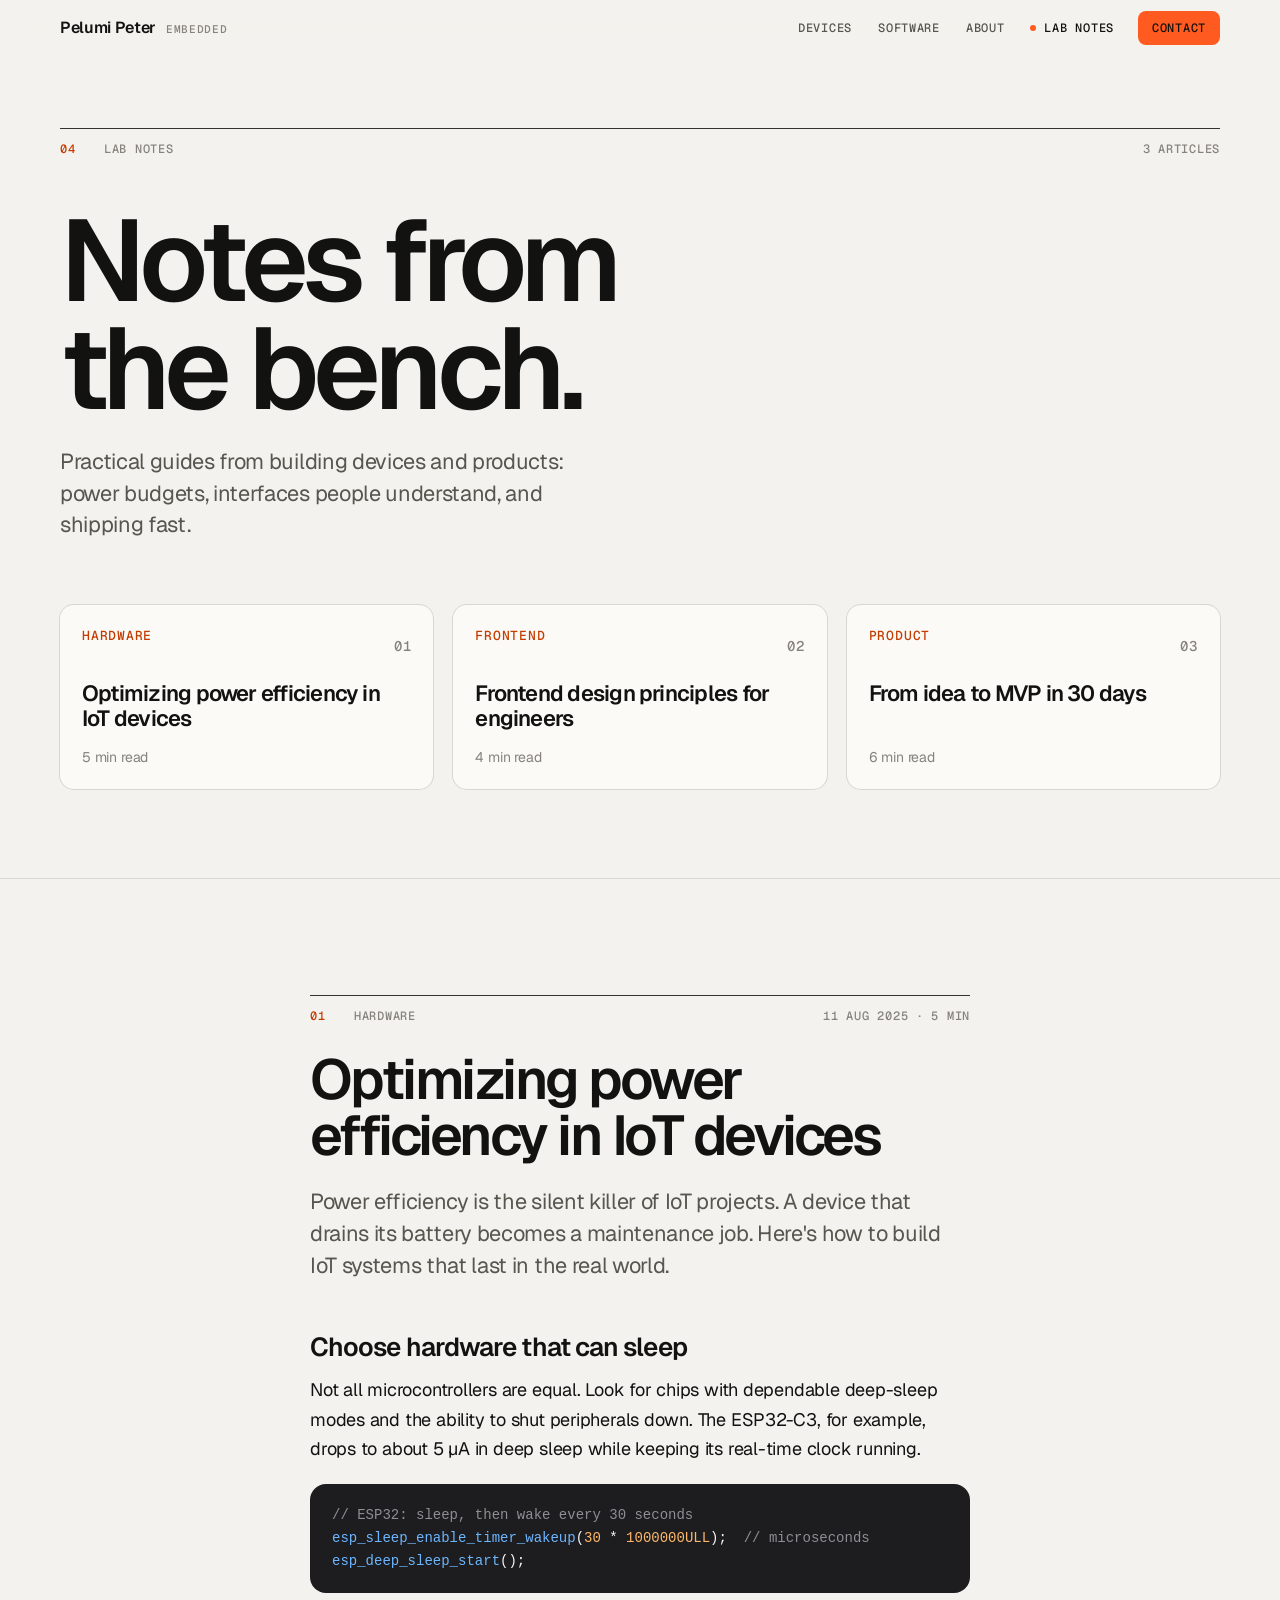
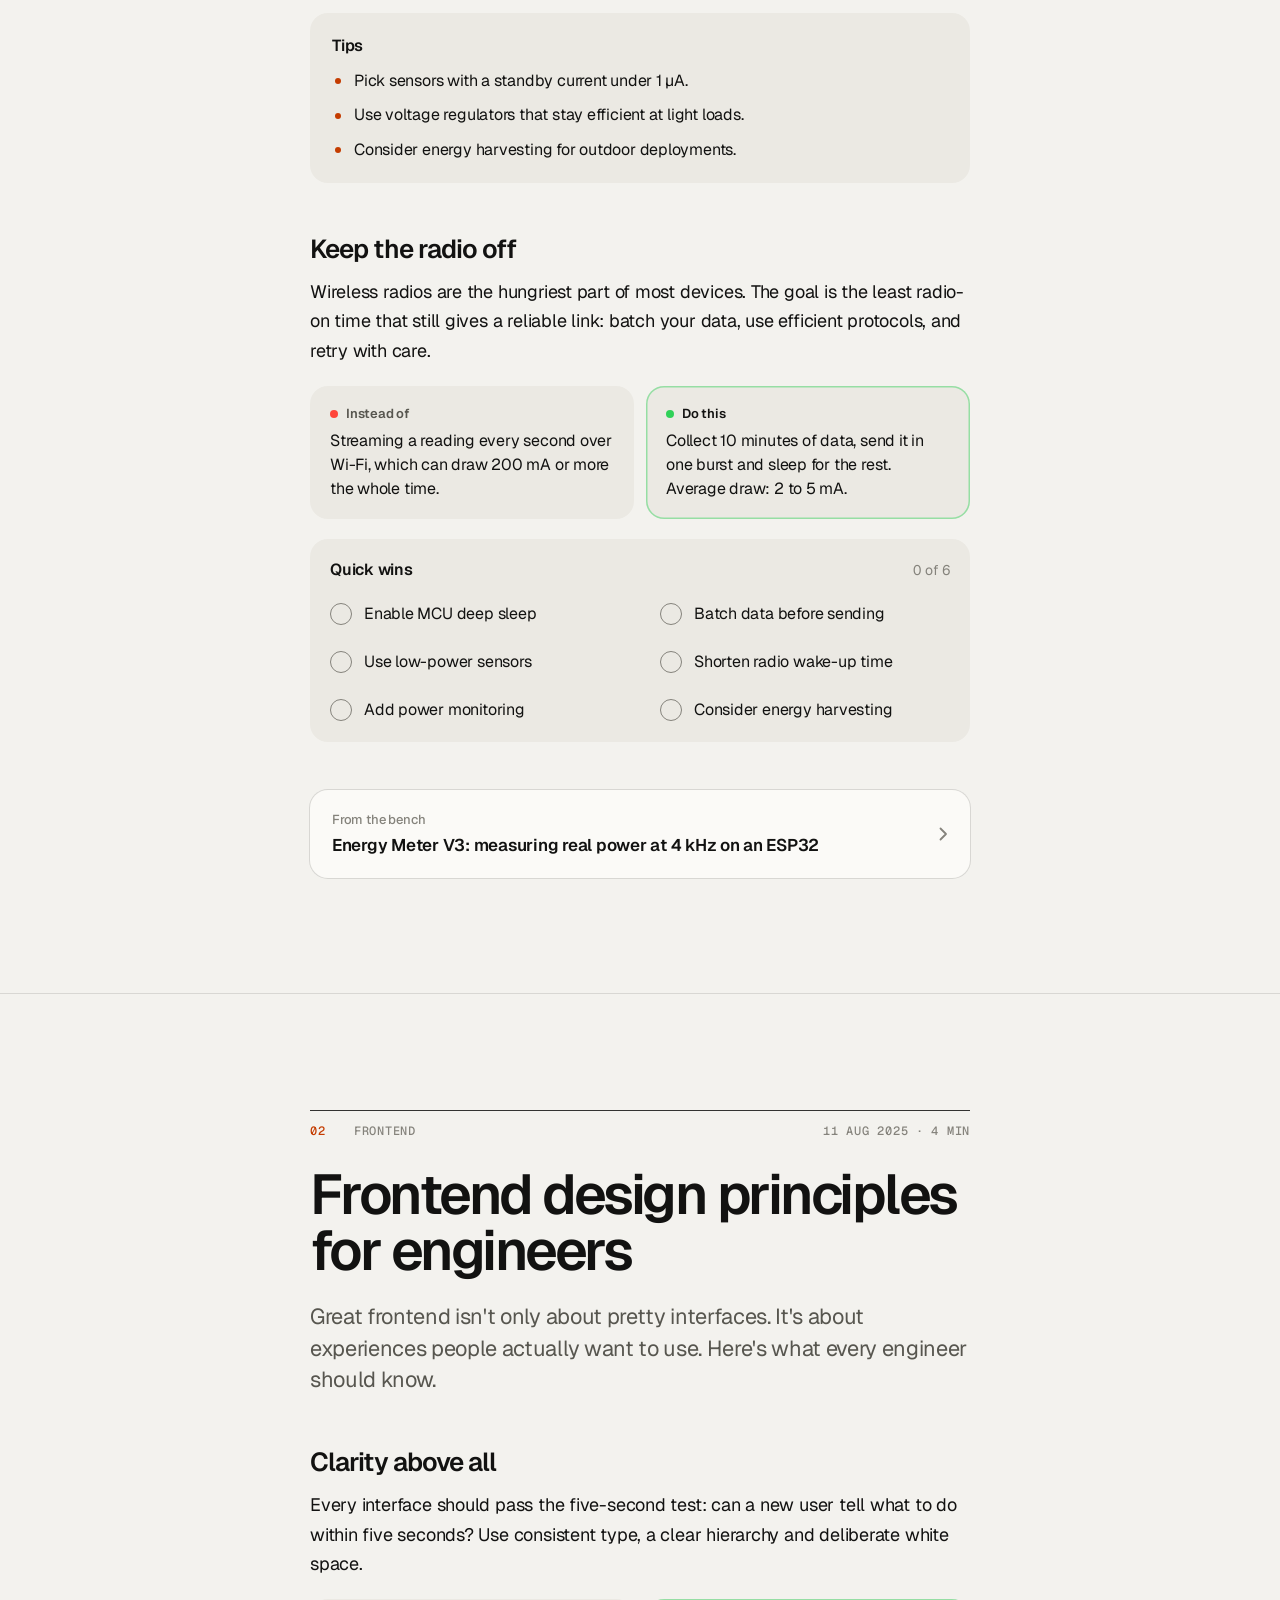
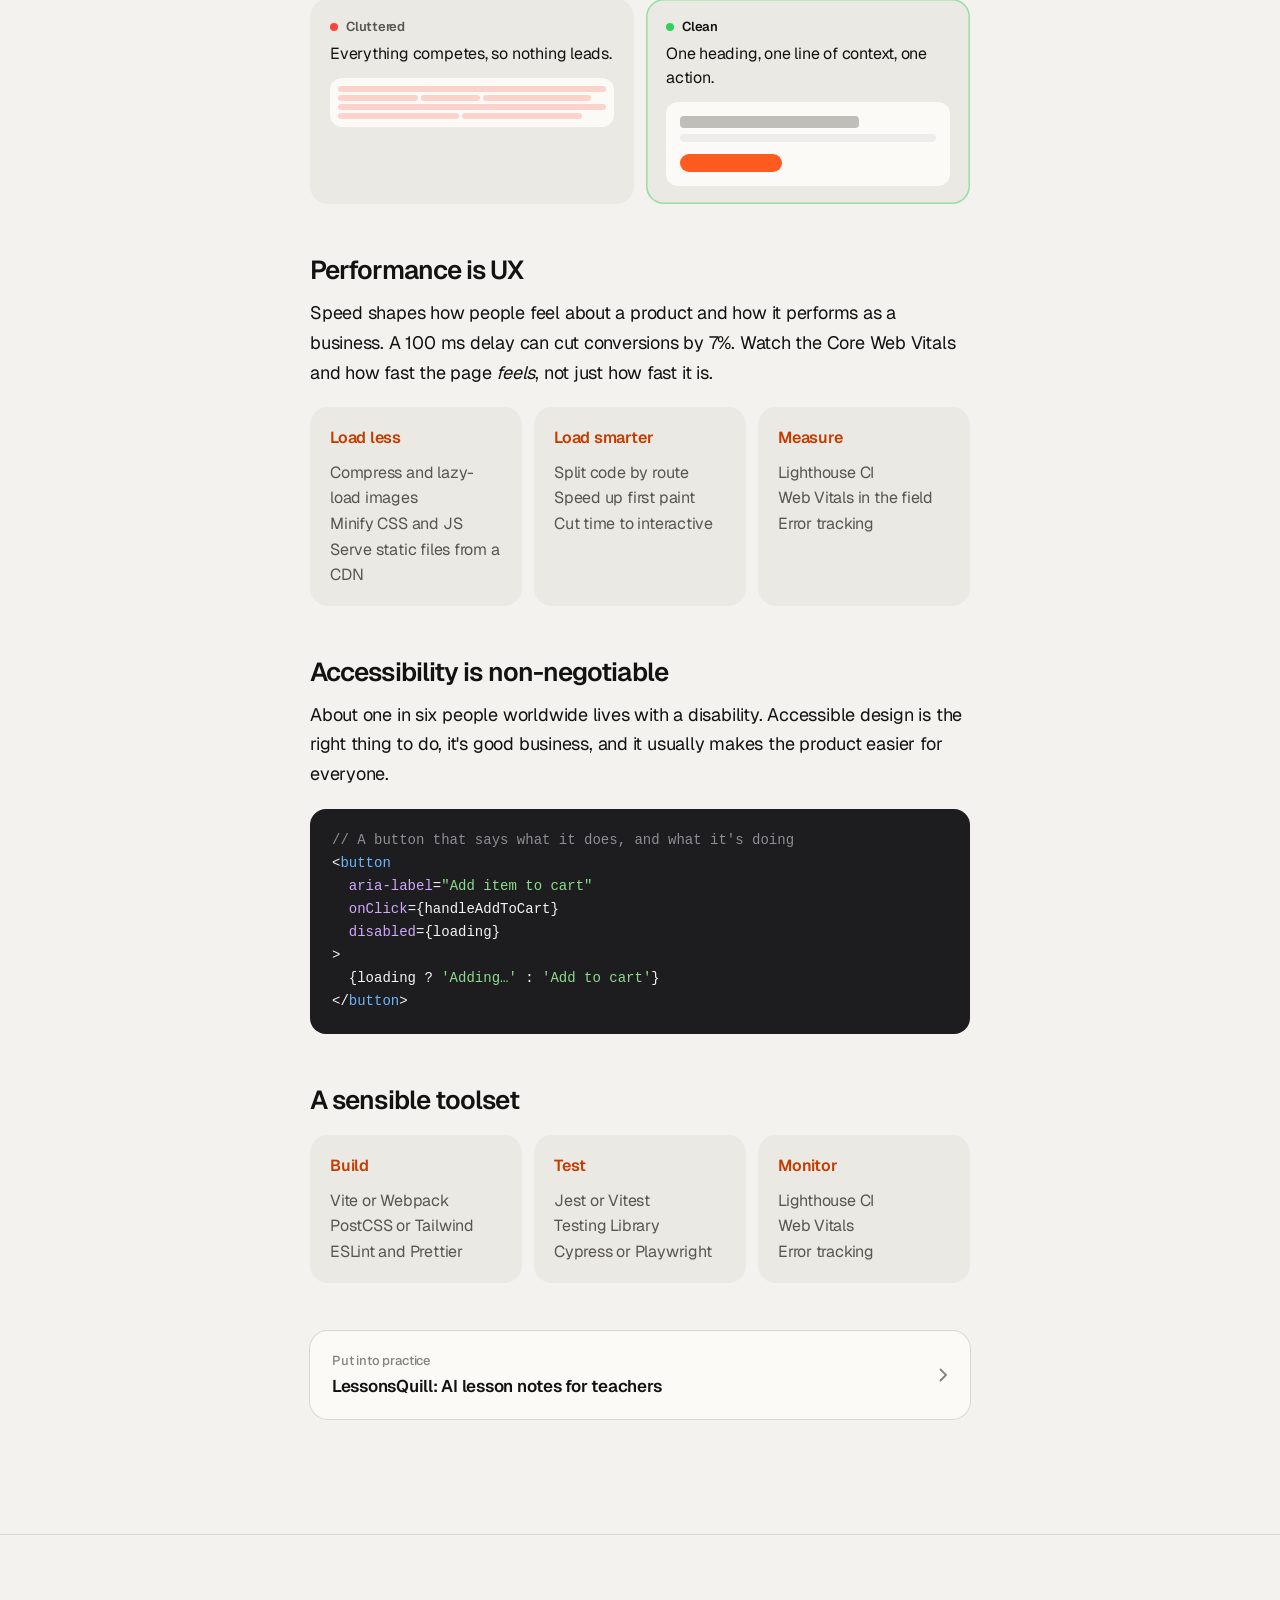
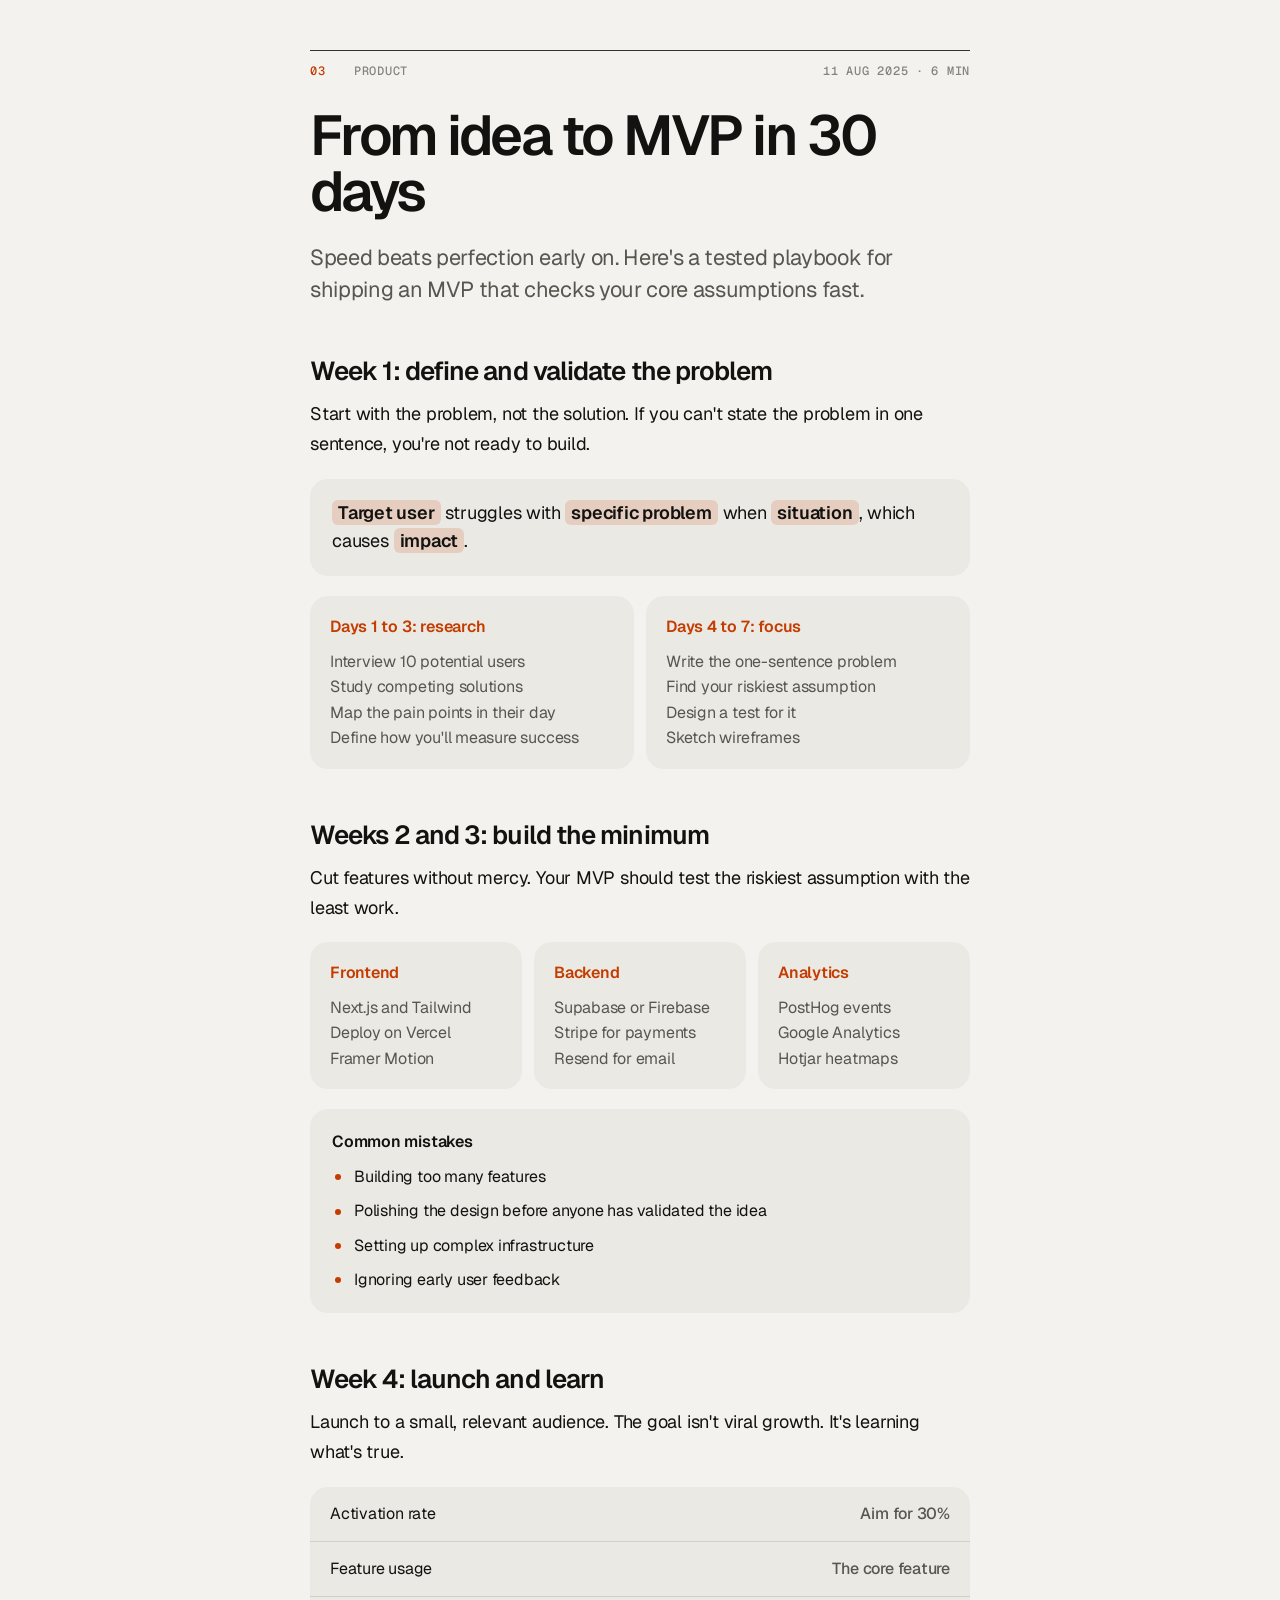
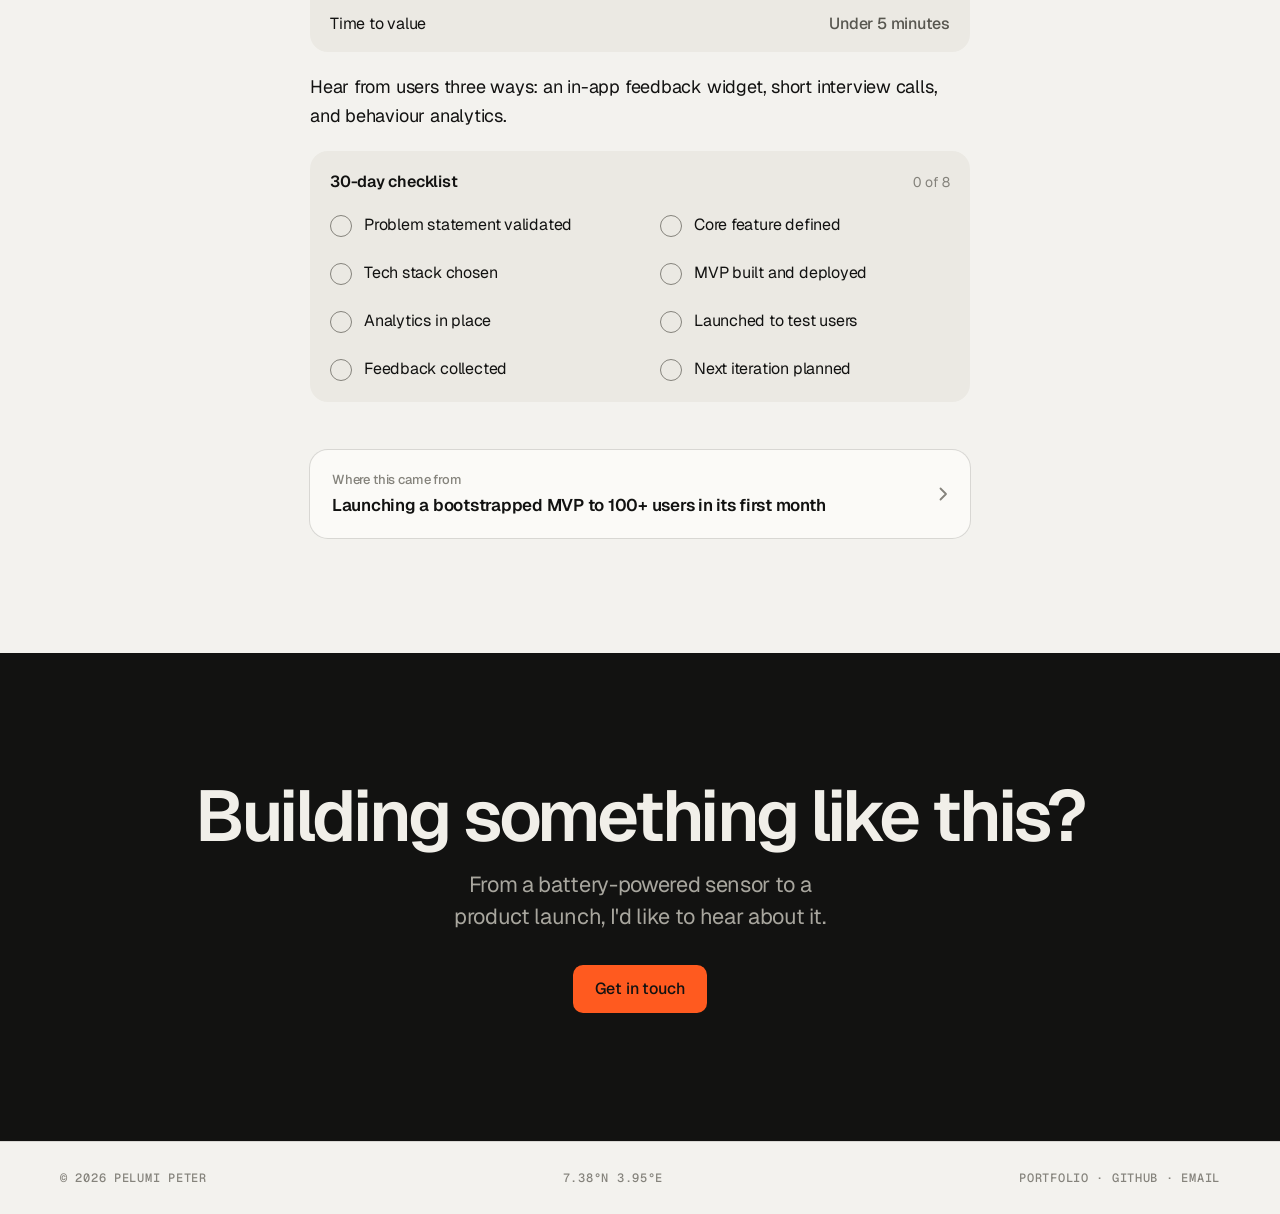
<file: blog.html>
<!DOCTYPE html>
<html lang="en">
<head>
  <meta charset="UTF-8" />
  <meta name="viewport" content="width=device-width, initial-scale=1, viewport-fit=cover" />
  <title>Lab notes · Pelumi Peter</title>
  <meta name="description" content="Practical engineering notes from Pelumi Peter: IoT power efficiency, frontend design for engineers, and taking a product from idea to MVP in 30 days." />
  <meta name="theme-color" content="#f3f2ee" media="(prefers-color-scheme: light)" />
  <meta name="theme-color" content="#0d0d0c" media="(prefers-color-scheme: dark)" />
  <meta property="og:title" content="Lab notes · Pelumi Peter" />
  <meta property="og:description" content="Notes from the bench: power budgets, interfaces people understand, and shipping fast." />
  <meta property="og:type" content="website" />
  <meta property="og:url" content="https://pelumi-peter.netlify.app/blog.html" />
  <link rel="canonical" href="https://pelumi-peter.netlify.app/blog.html" />
  <meta property="og:image" content="https://pelumi-peter.netlify.app/image/og-card.jpg" />
  <meta property="og:image:width" content="1200" />
  <meta property="og:image:height" content="630" />
  <meta name="twitter:card" content="summary_large_image" />
  <link rel="icon" href="favicon.svg" type="image/svg+xml" />
  <link rel="apple-touch-icon" href="apple-touch-icon.png" />
  <link rel="preconnect" href="https://fonts.googleapis.com" />
  <link rel="preconnect" href="https://fonts.gstatic.com" crossorigin />
  <link rel="stylesheet" href="https://fonts.googleapis.com/css2?family=Geist:wght@400;500;600;700&family=Geist+Mono:wght@400;500&display=swap" />
  <link rel="stylesheet" href="css/site.css" />
  <script>document.documentElement.classList.add('js');</script>
  <style>
    /* ---------- Reading progress ---------- */
    .progress {
      position: fixed; top: 0; left: 0; right: 0; z-index: 60; height: 2px;
      background: var(--accent); transform-origin: 0 50%; transform: scaleX(0);
      pointer-events: none;
    }

    /* ---------- Lab header + article index ---------- */
    .lab-hero { padding-top: calc(var(--nav-h) + clamp(32px, 6vw, 72px)); padding-bottom: clamp(56px, 7vw, 96px); }
    .lab-hero .lead { margin-top: 24px; max-width: 40ch; }
    .toc .num { color: var(--accent-ink); }
    .toc .eyebrow { display: flex; justify-content: space-between; }
    .post .index-row { margin-bottom: 28px; }
    .toc { display: grid; grid-template-columns: repeat(3, 1fr); gap: clamp(14px, 2vw, 20px); margin-top: clamp(40px, 6vw, 64px); }
    .toc a {
      display: flex; flex-direction: column; gap: 6px;
      background: var(--tile); border-radius: var(--radius-md); padding: 22px 22px 20px;
      box-shadow: var(--shadow);
      transition: transform 0.45s var(--ease-out), box-shadow 0.45s var(--ease-out);
      -webkit-tap-highlight-color: transparent;
    }
    @media (hover: hover) { .toc a:hover { transform: translateY(-3px); box-shadow: var(--shadow-hover); } }
    .toc a:active { transform: scale(0.98); transition-duration: 0.1s; }
    .toc .eyebrow { margin: 0; font-size: 0.8125rem; }
    .toc strong { margin-top: 18px; font-size: 1.375rem; font-weight: 600; letter-spacing: -0.035em; line-height: 1.15; }
    .toc span:last-child { margin-top: auto; padding-top: 10px; font-size: 0.875rem; color: var(--ink-3); }
    @media (max-width: 760px) { .toc { grid-template-columns: 1fr; } }

    [data-tone="power"] { --tone: var(--c-energy); }
    [data-tone="front"] { --tone: var(--c-print); }
    [data-tone="mvp"] { --tone: var(--c-rfid); }
    [data-tone] .eyebrow { color: var(--tone); }

    /* ---------- Article ---------- */
    .post { padding-block: clamp(72px, 9vw, 120px); border-top: 1px solid var(--hairline); }
    .measure { max-width: 700px; margin-inline: auto; padding-inline: var(--gutter); }
    .post-title { font-size: clamp(2.25rem, 5vw, 3.5rem); line-height: 1; letter-spacing: -0.045em; font-weight: 600; }
    .meta { margin-top: 14px; font-size: 0.9375rem; color: var(--ink-3); }
    .dek { margin-top: 22px; }

    .prose { margin-top: 40px; font-size: 1.125rem; line-height: 1.65; letter-spacing: -0.012em; }
    .prose > * + * { margin-top: 20px; }
    .prose h3 { margin-top: 52px; font-size: 1.625rem; line-height: 1.15; letter-spacing: -0.035em; font-weight: 600; }
    .prose h3 + p { margin-top: 12px; }
    .prose strong { font-weight: 600; }
    .prose ul.dots { display: grid; gap: 8px; }
    .prose ul.dots li { position: relative; padding-left: 22px; }
    .prose ul.dots li::before { content: ""; position: absolute; left: 3px; top: 0.66em; width: 6px; height: 6px; border-radius: 50%; background: var(--tone, var(--accent)); }

    /* Code */
    pre {
      margin: 0; overflow-x: auto; padding: 20px 22px; border-radius: 16px;
      background: #1d1d1f; color: #f5f5f7;
      font: 0.875rem/1.65 ui-monospace, "SF Mono", Menlo, Consolas, monospace; letter-spacing: 0;
      -webkit-overflow-scrolling: touch;
    }
    @media (prefers-color-scheme: dark) { pre { background: #161617; box-shadow: 0 0 0 1px var(--hairline); } }
    pre .c { color: #8e8e93; }
    pre .f { color: #6cb6ff; }
    pre .n { color: #ffb86b; }
    pre .s { color: #8ddb8c; }
    pre .a { color: #d2a8ff; }
    :not(pre) > code { font: 0.9em ui-monospace, "SF Mono", Menlo, Consolas, monospace; background: var(--chip); padding: 2px 6px; border-radius: 6px; }

    /* Callout */
    .callout { background: var(--bg-alt); border-radius: 18px; padding: 20px 22px; font-size: 1rem; }
    .section-alt .callout, .callout.on-tile { background: var(--tile); }
    .callout b { display: block; font-weight: 600; margin-bottom: 8px; }

    /* Instead of / Do this */
    .compare { display: grid; grid-template-columns: 1fr 1fr; gap: 12px; font-size: 1rem; line-height: 1.5; }
    .compare > div { border-radius: 18px; padding: 18px 20px; background: var(--bg-alt); }
    .compare b { display: flex; align-items: center; gap: 8px; font-size: 0.8125rem; font-weight: 600; margin-bottom: 6px; }
    .compare b::before { content: ""; width: 8px; height: 8px; border-radius: 50%; }
    .compare .bad b { color: var(--ink-2); }
    .compare .bad b::before { background: #ff453a; }
    .compare .good b { color: var(--ink); }
    .compare .good b::before { background: #30d158; }
    .compare .good { box-shadow: inset 0 0 0 1.5px color-mix(in srgb, #30d158 45%, transparent); }
    .wire { display: grid; gap: 6px; margin-top: 12px; padding: 14px; border-radius: 12px; background: var(--tile); }
    .wire i { display: block; height: 8px; border-radius: 4px; background: var(--chip); }
    .wire.cluttered { gap: 3px; padding: 8px; }
    .wire.cluttered .row { display: flex; gap: 3px; }
    .wire.cluttered i { height: 6px; background: color-mix(in srgb, #ff453a 22%, transparent); }
    .wire.clean i:first-child { width: 70%; height: 12px; background: var(--ink-3); opacity: 0.5; }
    .wire.clean i.btnbar { width: 40%; height: 18px; border-radius: 9px; background: var(--accent); margin-top: 6px; }
    @media (max-width: 560px) { .compare { grid-template-columns: 1fr; } }

    /* Grouped lists (stacks, metrics) */
    .groups { display: grid; grid-template-columns: repeat(3, 1fr); gap: 12px; font-size: 1rem; }
    .groups > div { background: var(--bg-alt); border-radius: 18px; padding: 18px 20px; }
    .groups b { display: block; font-weight: 600; margin-bottom: 8px; color: var(--tone, var(--ink)); }
    .groups li { color: var(--ink-2); line-height: 1.6; }
    .groups.two { grid-template-columns: repeat(2, 1fr); }
    @media (max-width: 640px) { .groups, .groups.two { grid-template-columns: 1fr; } }
    .rows { background: var(--bg-alt); border-radius: 18px; font-size: 1rem; overflow: hidden; }
    .rows li { display: flex; justify-content: space-between; gap: 16px; padding: 14px 20px; }
    .rows li + li { border-top: 1px solid var(--hairline); }
    .rows li span:last-child { color: var(--ink-2); font-weight: 500; text-align: right; }

    /* Template */
    .template { border-radius: 18px; padding: 20px 22px; background: var(--bg-alt); font-size: 1.125rem; line-height: 1.6; }
    .template mark { background: color-mix(in srgb, var(--tone) 16%, transparent); color: inherit; padding: 1px 6px; border-radius: 6px; font-weight: 600; }

    /* Checklist (ticks are remembered on this device only) */
    .checklist { border-radius: 18px; background: var(--bg-alt); padding: 8px 0; font-size: 1rem; }
    .checklist header { display: flex; justify-content: space-between; align-items: baseline; padding: 10px 20px 6px; }
    .checklist header b { font-weight: 600; }
    .checklist header span { font-size: 0.875rem; color: var(--ink-3); font-variant-numeric: tabular-nums; }
    .checklist ul { display: grid; grid-template-columns: 1fr 1fr; }
    .checklist label { display: flex; align-items: center; gap: 12px; min-height: 48px; padding: 4px 20px; cursor: pointer; -webkit-tap-highlight-color: transparent; }
    .checklist input {
      appearance: none; -webkit-appearance: none; flex: none; margin: 0;
      width: 22px; height: 22px; border-radius: 50%;
      border: 1.5px solid var(--ink-3); display: grid; place-items: center;
      transition: background-color 0.2s ease, border-color 0.2s ease, transform 0.3s var(--ease-out);
    }
    .checklist input::after {
      content: ""; width: 10px; height: 6px; margin-top: -2px;
      border: solid var(--on-accent); border-width: 0 0 2px 2px; transform: rotate(-45deg) scale(0);
      transition: transform 0.25s var(--ease-out);
    }
    .checklist input:checked { background: var(--accent); border-color: var(--accent); }
    .checklist input:checked::after { transform: rotate(-45deg) scale(1); }
    .checklist label:active input { transform: scale(0.9); }
    .checklist input:checked + span { color: var(--ink-2); }
    @media (max-width: 560px) { .checklist ul { grid-template-columns: 1fr; } }

    /* Related project */
    .related {
      display: flex; align-items: center; justify-content: space-between; gap: 16px;
      margin-top: 48px; padding: 20px 22px; border-radius: 18px;
      background: var(--tile); box-shadow: var(--shadow);
      transition: transform 0.45s var(--ease-out), box-shadow 0.45s var(--ease-out);
      -webkit-tap-highlight-color: transparent;
    }
    @media (hover: hover) { .related:hover { transform: translateY(-2px); box-shadow: var(--shadow-hover); } }
    .related:active { transform: scale(0.985); transition-duration: 0.1s; }
    .related small { display: block; font-size: 0.8125rem; color: var(--ink-3); font-weight: 500; }
    .related strong { display: block; margin-top: 2px; font-weight: 600; letter-spacing: -0.015em; }
    .related svg { flex: none; width: 9px; height: 14px; color: var(--ink-3); }

    /* ---------- Closing CTA ---------- */
    .cta { text-align: center; }
    .cta .lead { margin: 18px auto 32px; max-width: 30ch; }

    @media (prefers-reduced-motion: reduce) {
      .toc a, .related, .checklist input, .checklist input::after { transition-property: opacity, background-color, border-color, box-shadow !important; }
      .toc a:hover, .toc a:active, .related:hover, .related:active { transform: none; }
      .progress { display: none; }
    }
    @media (prefers-contrast: more) {
      .toc a, .related { box-shadow: 0 0 0 1px var(--hairline); }
    }
  </style>

  <script type="application/ld+json">
  {
    "@context": "https://schema.org",
    "@graph": [
      {
        "@type": "BlogPosting",
        "headline": "Optimizing Power Efficiency in IoT Devices",
        "description": "Extending battery life in IoT devices through hardware selection, firmware sleep modes and communication strategy.",
        "author": { "@type": "Person", "name": "Pelumi Peter" },
        "datePublished": "2025-08-11",
        "keywords": ["IoT", "Power Efficiency", "Hardware Design", "Battery Life", "Low Power"]
      },
      {
        "@type": "BlogPosting",
        "headline": "Frontend Design Principles for Engineers",
        "description": "Clarity, performance and accessibility: the frontend principles every engineer should know.",
        "author": { "@type": "Person", "name": "Pelumi Peter" },
        "datePublished": "2025-08-11",
        "keywords": ["Frontend", "UI/UX", "Web Performance", "Accessibility", "React"]
      },
      {
        "@type": "BlogPosting",
        "headline": "From Idea to MVP in 30 Days",
        "description": "A four-week playbook for shipping an MVP: validation, ruthless scope, and launching to learn.",
        "author": { "@type": "Person", "name": "Pelumi Peter" },
        "datePublished": "2025-08-11",
        "keywords": ["MVP", "Product Development", "Startup", "Validation", "Lean"]
      }
    ]
  }
  </script>
</head>
<body>
  <div class="progress" aria-hidden="true"></div>

  <header class="nav" id="nav">
    <div class="container nav-inner">
      <a class="brand" href="index.html">Pelumi Peter <span class="label">Embedded</span></a>
      <nav aria-label="Primary">
        <ul class="nav-links">
          <li><a href="index.html#embedded">Devices</a></li>
          <li><a href="index.html#software">Software</a></li>
          <li><a href="index.html#about">About</a></li>
          <li><a href="blog.html" aria-current="page">Lab notes</a></li>
          <li><a href="index.html#contact" class="nav-cta">Contact</a></li>
        </ul>
      </nav>
      <button class="nav-toggle" type="button" aria-expanded="false" aria-controls="nav-sheet" aria-label="Open menu">
        <span></span><span></span>
      </button>
    </div>
    <div class="nav-sheet" id="nav-sheet">
      <a href="index.html#embedded"><span class="label">01</span>Devices</a>
      <a href="index.html#software"><span class="label">02</span>Software</a>
      <a href="index.html#about"><span class="label">03</span>About</a>
      <a href="blog.html" aria-current="page"><span class="label">04</span>Lab notes</a>
      <a href="index.html#contact"><span class="label">05</span>Contact</a>
    </div>
  </header>

  <main>
    <!-- ================= Lab header ================= -->
    <section class="lab-hero">
      <div class="container">
        <div class="index-row label reveal"><span>04</span><span>Lab notes</span><span>3 articles</span></div>
        <h1 class="display reveal" data-delay="1">Notes from<br>the bench.</h1>
        <p class="lead reveal" data-delay="2">Practical guides from building devices and products: power budgets, interfaces people understand, and shipping fast.</p>

        <nav class="toc" aria-label="Articles">
          <a href="#iot" class="reveal" data-tone="power">
            <span class="eyebrow"><span>Hardware</span><span class="num">01</span></span>
            <strong>Optimizing power efficiency in IoT devices</strong>
            <span>5 min read</span>
          </a>
          <a href="#frontend" class="reveal" data-delay="1" data-tone="front">
            <span class="eyebrow"><span>Frontend</span><span class="num">02</span></span>
            <strong>Frontend design principles for engineers</strong>
            <span>4 min read</span>
          </a>
          <a href="#mvp" class="reveal" data-delay="2" data-tone="mvp">
            <span class="eyebrow"><span>Product</span><span class="num">03</span></span>
            <strong>From idea to MVP in 30 days</strong>
            <span>6 min read</span>
          </a>
        </nav>
      </div>
    </section>

    <!-- ================= Article 1: IoT power ================= -->
    <article class="post" id="iot" data-tone="power">
      <div class="measure">
        <header class="reveal">
          <div class="index-row label"><span>01</span><span>Hardware</span><span><time datetime="2025-08-11">11 Aug 2025</time> · 5 min</span></div>
          <h2 class="post-title">Optimizing power efficiency in IoT devices</h2>
          <p class="lead dek">Power efficiency is the silent killer of IoT projects. A device that drains its battery becomes a maintenance job. Here's how to build IoT systems that last in the real world.</p>
        </header>

        <div class="prose">
          <h3>Choose hardware that can sleep</h3>
          <p>Not all microcontrollers are equal. Look for chips with dependable deep-sleep modes and the ability to shut peripherals down. The ESP32-C3, for example, drops to about 5&nbsp;µA in deep sleep while keeping its real-time clock running.</p>
<pre><code><span class="c">// ESP32: sleep, then wake every 30 seconds</span>
<span class="f">esp_sleep_enable_timer_wakeup</span>(<span class="n">30</span> * <span class="n">1000000ULL</span>);  <span class="c">// microseconds</span>
<span class="f">esp_deep_sleep_start</span>();</code></pre>
          <div class="callout">
            <b>Tips</b>
            <ul class="dots">
              <li>Pick sensors with a standby current under 1&nbsp;µA.</li>
              <li>Use voltage regulators that stay efficient at light loads.</li>
              <li>Consider energy harvesting for outdoor deployments.</li>
            </ul>
          </div>

          <h3>Keep the radio off</h3>
          <p>Wireless radios are the hungriest part of most devices. The goal is the least radio-on time that still gives a reliable link: batch your data, use efficient protocols, and retry with care.</p>
          <div class="compare">
            <div class="bad"><b>Instead of</b>Streaming a reading every second over Wi-Fi, which can draw 200&nbsp;mA or more the whole time.</div>
            <div class="good"><b>Do this</b>Collect 10 minutes of data, send it in one burst and sleep for the rest. Average draw: 2 to 5&nbsp;mA.</div>
          </div>

          <div class="checklist" data-checklist="iot">
            <header><b>Quick wins</b><span data-count></span></header>
            <ul>
              <li><label><input type="checkbox" /><span>Enable MCU deep sleep</span></label></li>
              <li><label><input type="checkbox" /><span>Batch data before sending</span></label></li>
              <li><label><input type="checkbox" /><span>Use low-power sensors</span></label></li>
              <li><label><input type="checkbox" /><span>Shorten radio wake-up time</span></label></li>
              <li><label><input type="checkbox" /><span>Add power monitoring</span></label></li>
              <li><label><input type="checkbox" /><span>Consider energy harvesting</span></label></li>
            </ul>
          </div>
        </div>

        <a class="related reveal" href="index.html#energy-meter">
          <div><small>From the bench</small><strong>Energy Meter V3: measuring real power at 4&nbsp;kHz on an ESP32</strong></div>
          <svg viewBox="0 0 9 14" aria-hidden="true"><path d="M1.5 1.5 7 7l-5.5 5.5" fill="none" stroke="currentColor" stroke-width="1.8" stroke-linecap="round" stroke-linejoin="round"/></svg>
        </a>
      </div>
    </article>

    <!-- ================= Article 2: Frontend ================= -->
    <article class="post" id="frontend" data-tone="front">
      <div class="measure">
        <header class="reveal">
          <div class="index-row label"><span>02</span><span>Frontend</span><span><time datetime="2025-08-11">11 Aug 2025</time> · 4 min</span></div>
          <h2 class="post-title">Frontend design principles for engineers</h2>
          <p class="lead dek">Great frontend isn't only about pretty interfaces. It's about experiences people actually want to use. Here's what every engineer should know.</p>
        </header>

        <div class="prose">
          <h3>Clarity above all</h3>
          <p>Every interface should pass the five-second test: can a new user tell what to do within five seconds? Use consistent type, a clear hierarchy and deliberate white space.</p>
          <div class="compare">
            <div class="bad"><b>Cluttered</b>Everything competes, so nothing leads.
              <div class="wire cluttered" aria-hidden="true"><i></i><div class="row"><i style="width:30%"></i><i style="width:22%"></i><i style="width:40%"></i></div><i></i><div class="row"><i style="width:45%"></i><i style="width:45%"></i></div></div>
            </div>
            <div class="good"><b>Clean</b>One heading, one line of context, one action.
              <div class="wire clean" aria-hidden="true"><i></i><i></i><i class="btnbar"></i></div>
            </div>
          </div>

          <h3>Performance is UX</h3>
          <p>Speed shapes how people feel about a product and how it performs as a business. A 100&nbsp;ms delay can cut conversions by 7%. Watch the Core Web Vitals and how fast the page <em>feels</em>, not just how fast it is.</p>
          <div class="groups">
            <div><b>Load less</b><ul><li>Compress and lazy-load images</li><li>Minify CSS and JS</li><li>Serve static files from a CDN</li></ul></div>
            <div><b>Load smarter</b><ul><li>Split code by route</li><li>Speed up first paint</li><li>Cut time to interactive</li></ul></div>
            <div><b>Measure</b><ul><li>Lighthouse CI</li><li>Web Vitals in the field</li><li>Error tracking</li></ul></div>
          </div>

          <h3>Accessibility is non-negotiable</h3>
          <p>About one in six people worldwide lives with a disability. Accessible design is the right thing to do, it's good business, and it usually makes the product easier for everyone.</p>
<pre><code><span class="c">// A button that says what it does, and what it's doing</span>
&lt;<span class="f">button</span>
  <span class="a">aria-label</span>=<span class="s">"Add item to cart"</span>
  <span class="a">onClick</span>={handleAddToCart}
  <span class="a">disabled</span>={loading}
&gt;
  {loading ? <span class="s">'Adding…'</span> : <span class="s">'Add to cart'</span>}
&lt;/<span class="f">button</span>&gt;</code></pre>

          <h3>A sensible toolset</h3>
          <div class="groups">
            <div><b>Build</b><ul><li>Vite or Webpack</li><li>PostCSS or Tailwind</li><li>ESLint and Prettier</li></ul></div>
            <div><b>Test</b><ul><li>Jest or Vitest</li><li>Testing Library</li><li>Cypress or Playwright</li></ul></div>
            <div><b>Monitor</b><ul><li>Lighthouse CI</li><li>Web Vitals</li><li>Error tracking</li></ul></div>
          </div>
        </div>

        <a class="related reveal" href="https://lessonsquill.com/" target="_blank" rel="noopener" data-goatcounter-click="live-lessonsquill">
          <div><small>Put into practice</small><strong>LessonsQuill: AI lesson notes for teachers</strong></div>
          <svg viewBox="0 0 9 14" aria-hidden="true"><path d="M1.5 1.5 7 7l-5.5 5.5" fill="none" stroke="currentColor" stroke-width="1.8" stroke-linecap="round" stroke-linejoin="round"/></svg>
        </a>
      </div>
    </article>

    <!-- ================= Article 3: MVP ================= -->
    <article class="post" id="mvp" data-tone="mvp">
      <div class="measure">
        <header class="reveal">
          <div class="index-row label"><span>03</span><span>Product</span><span><time datetime="2025-08-11">11 Aug 2025</time> · 6 min</span></div>
          <h2 class="post-title">From idea to MVP in 30 days</h2>
          <p class="lead dek">Speed beats perfection early on. Here's a tested playbook for shipping an MVP that checks your core assumptions fast.</p>
        </header>

        <div class="prose">
          <h3>Week 1: define and validate the problem</h3>
          <p>Start with the problem, not the solution. If you can't state the problem in one sentence, you're not ready to build.</p>
          <p class="template"><mark>Target user</mark> struggles with <mark>specific problem</mark> when <mark>situation</mark>, which causes <mark>impact</mark>.</p>
          <div class="groups two">
            <div><b>Days 1 to 3: research</b><ul><li>Interview 10 potential users</li><li>Study competing solutions</li><li>Map the pain points in their day</li><li>Define how you'll measure success</li></ul></div>
            <div><b>Days 4 to 7: focus</b><ul><li>Write the one-sentence problem</li><li>Find your riskiest assumption</li><li>Design a test for it</li><li>Sketch wireframes</li></ul></div>
          </div>

          <h3>Weeks 2 and 3: build the minimum</h3>
          <p>Cut features without mercy. Your MVP should test the riskiest assumption with the least work.</p>
          <div class="groups">
            <div><b>Frontend</b><ul><li>Next.js and Tailwind</li><li>Deploy on Vercel</li><li>Framer Motion</li></ul></div>
            <div><b>Backend</b><ul><li>Supabase or Firebase</li><li>Stripe for payments</li><li>Resend for email</li></ul></div>
            <div><b>Analytics</b><ul><li>PostHog events</li><li>Google Analytics</li><li>Hotjar heatmaps</li></ul></div>
          </div>
          <div class="callout">
            <b>Common mistakes</b>
            <ul class="dots">
              <li>Building too many features</li>
              <li>Polishing the design before anyone has validated the idea</li>
              <li>Setting up complex infrastructure</li>
              <li>Ignoring early user feedback</li>
            </ul>
          </div>

          <h3>Week 4: launch and learn</h3>
          <p>Launch to a small, relevant audience. The goal isn't viral growth. It's learning what's true.</p>
          <ul class="rows" aria-label="Metrics to track">
            <li><span>Activation rate</span><span>Aim for 30%</span></li>
            <li><span>Feature usage</span><span>The core feature</span></li>
            <li><span>Time to value</span><span>Under 5 minutes</span></li>
          </ul>
          <p>Hear from users three ways: an in-app feedback widget, short interview calls, and behaviour analytics.</p>

          <div class="checklist" data-checklist="mvp">
            <header><b>30-day checklist</b><span data-count></span></header>
            <ul>
              <li><label><input type="checkbox" /><span>Problem statement validated</span></label></li>
              <li><label><input type="checkbox" /><span>Core feature defined</span></label></li>
              <li><label><input type="checkbox" /><span>Tech stack chosen</span></label></li>
              <li><label><input type="checkbox" /><span>MVP built and deployed</span></label></li>
              <li><label><input type="checkbox" /><span>Analytics in place</span></label></li>
              <li><label><input type="checkbox" /><span>Launched to test users</span></label></li>
              <li><label><input type="checkbox" /><span>Feedback collected</span></label></li>
              <li><label><input type="checkbox" /><span>Next iteration planned</span></label></li>
            </ul>
          </div>
        </div>

        <a class="related reveal" href="index.html#about">
          <div><small>Where this came from</small><strong>Launching a bootstrapped MVP to 100+ users in its first month</strong></div>
          <svg viewBox="0 0 9 14" aria-hidden="true"><path d="M1.5 1.5 7 7l-5.5 5.5" fill="none" stroke="currentColor" stroke-width="1.8" stroke-linecap="round" stroke-linejoin="round"/></svg>
        </a>
      </div>
    </article>

    <!-- ================= CTA ================= -->
    <section class="invert cta">
      <div class="container reveal">
        <h2 class="h2">Building something like this?</h2>
        <p class="lead">From a battery-powered sensor to a product launch, I'd like to hear about it.</p>
        <a class="btn btn-primary" href="index.html#contact">Get in touch</a>
      </div>
    </section>
  </main>

  <footer>
    <div class="container footer-inner">
      <span class="label">© 2026 Pelumi Peter</span>
      <span class="label">7.38°N 3.95°E</span>
      <span class="label"><a href="index.html">Portfolio</a> · <a href="https://github.com/ppeterz/" target="_blank" rel="noopener" data-goatcounter-click="github-profile">GitHub</a> · <a href="mailto:hey@lessonsquill.com" data-goatcounter-click="email">Email</a></span>
    </div>
  </footer>

  <script src="js/site.js" defer></script>
  <script>
    /* ---------- Reading progress: one transform per frame, no layout ---------- */
    (() => {
      const bar = document.querySelector('.progress');
      let queued = false;
      const update = () => {
        queued = false;
        const max = document.documentElement.scrollHeight - innerHeight;
        bar.style.transform = `scaleX(${max > 0 ? Math.min(scrollY / max, 1) : 0})`;
      };
      addEventListener('scroll', () => { if (!queued) { queued = true; requestAnimationFrame(update); } }, { passive: true });
      addEventListener('resize', update);
      update();
    })();

    /* ---------- Checklists: count ticks, remember them on this device ---------- */
    document.querySelectorAll('[data-checklist]').forEach((list) => {
      const key = 'lab-checklist-' + list.dataset.checklist;
      const boxes = [...list.querySelectorAll('input[type="checkbox"]')];
      const count = list.querySelector('[data-count]');
      let saved = [];
      try { saved = JSON.parse(localStorage.getItem(key) || '[]'); } catch { saved = []; }
      boxes.forEach((b, i) => { b.checked = Boolean(saved[i]); });
      const sync = () => {
        const done = boxes.filter((b) => b.checked).length;
        count.textContent = done === boxes.length ? 'All done' : `${done} of ${boxes.length}`;
        try { localStorage.setItem(key, JSON.stringify(boxes.map((b) => b.checked))); } catch { /* storage unavailable */ }
      };
      list.addEventListener('change', sync);
      sync();
    });
  </script>
</body>
</html>
</file>
<file: css/site.css>
/* Shared styles for index.html and blog.html.
   Direction: lab notebook / datasheet. Warm paper, graphite ink, one signal-orange accent,
   Geist for words and Geist Mono for labels, specs and numbers. */

/* ---------- Tokens ---------- */
:root {
  --bg: #f3f2ee;
  --bg-alt: #ebe9e3;
  --tile: #fbfaf7;
  --ink: #121211;
  --ink-2: #57564f;
  --ink-3: #85837c;
  --line: rgba(18, 18, 17, 0.12);
  --line-strong: rgba(18, 18, 17, 0.85);
  --chip: rgba(18, 18, 17, 0.06);
  --dot: rgba(18, 18, 17, 0.09);
  --accent: #ff5a1f;
  --accent-hover: #ff6d38;
  --accent-ink: #c43c00;
  --on-accent: #121211;
  --ok: #1f9d55;
  /* Older names kept so both pages share one palette */
  --hairline: var(--line);
  --c-energy: var(--accent-ink);
  --c-print: var(--accent-ink);
  --c-rfid: var(--accent-ink);
  --shadow: 0 0 0 1px var(--line);
  --shadow-hover: 0 0 0 1px var(--line-strong);
  --stage: var(--bg-alt);
  --material: rgba(243, 242, 238, 0.8);

  --font: "Geist", -apple-system, BlinkMacSystemFont, "Segoe UI", system-ui, Roboto, Arial, sans-serif;
  --mono: "Geist Mono", ui-monospace, "SF Mono", Menlo, Consolas, monospace;
  --ease-out: cubic-bezier(0.22, 1, 0.36, 1);
  --radius-lg: 20px;
  --radius-md: 14px;
  --radius-sm: 10px;
  --gutter: max(20px, env(safe-area-inset-left));
  --nav-h: 56px;

  color-scheme: light dark;
}
@media (prefers-color-scheme: dark) {
  :root {
    --bg: #0d0d0c;
    --bg-alt: #151513;
    --tile: #1a1a18;
    --ink: #f1efe9;
    --ink-2: #a8a69e;
    --ink-3: #77756e;
    --line: rgba(241, 239, 233, 0.12);
    --line-strong: rgba(241, 239, 233, 0.8);
    --chip: rgba(241, 239, 233, 0.07);
    --dot: rgba(241, 239, 233, 0.08);
    --accent: #ff6a2b;
    --accent-hover: #ff7d45;
    --accent-ink: #ff8a52;
    --on-accent: #121211;
    --ok: #3ddc84;
    --material: rgba(13, 13, 12, 0.78);
  }
}

/* ---------- Base ---------- */
*, *::before, *::after { box-sizing: border-box; }
html {
  scroll-behavior: smooth;
  scroll-padding-top: calc(var(--nav-h) + 16px);
  -webkit-text-size-adjust: 100%;
}
body {
  margin: 0;
  background: var(--bg);
  color: var(--ink);
  font: 400 1.0625rem/1.55 var(--font);
  letter-spacing: -0.01em;
  -webkit-font-smoothing: antialiased;
  text-rendering: optimizeLegibility;
  overflow-x: hidden;
}
::selection { background: var(--accent); color: var(--on-accent); }
img { display: block; max-width: 100%; height: auto; }
a { color: inherit; text-decoration: none; }
h1, h2, h3, h4, p, ul, ol, dl, dd, figure, blockquote { margin: 0; }
ul, ol { padding: 0; list-style: none; }
:focus-visible { outline: 2px solid var(--accent); outline-offset: 3px; border-radius: 6px; }
.sr-only { position: absolute; width: 1px; height: 1px; padding: 0; margin: -1px; overflow: hidden; clip: rect(0 0 0 0); white-space: nowrap; border: 0; }
.container { width: 100%; max-width: 1200px; margin-inline: auto; padding-inline: var(--gutter); }

/* ---------- Type ---------- */
.display {
  font-size: clamp(3rem, 9vw, 7.5rem);
  line-height: 0.94;
  letter-spacing: -0.05em;
  font-weight: 600;
}
.h2 {
  font-size: clamp(2.25rem, 5.6vw, 4.5rem);
  line-height: 0.98;
  letter-spacing: -0.045em;
  font-weight: 600;
}
.h3 {
  font-size: clamp(1.875rem, 3.4vw, 2.75rem);
  line-height: 1.02;
  letter-spacing: -0.04em;
  font-weight: 600;
}
/* Mono labels: small caps-style metadata, like a datasheet */
.label, .eyebrow {
  font: 500 0.75rem/1.4 var(--mono);
  letter-spacing: 0.06em;
  text-transform: uppercase;
  color: var(--ink-3);
}
.eyebrow { display: block; margin-bottom: 14px; }
.lead {
  font-size: clamp(1.125rem, 1.7vw, 1.375rem);
  line-height: 1.45;
  letter-spacing: -0.015em;
  color: var(--ink-2);
  font-weight: 400;
}
.muted { color: var(--ink-3); }
.accent { color: var(--accent-ink); }

/* ---------- Buttons ---------- */
.btn {
  display: inline-flex; align-items: center; justify-content: center; gap: 8px;
  min-height: 48px; padding: 0 22px;
  border-radius: var(--radius-sm); border: 0;
  font: 500 1rem/1 var(--font); letter-spacing: -0.01em;
  cursor: pointer;
  transition: transform 0.35s var(--ease-out), background-color 0.2s ease, box-shadow 0.2s ease;
  -webkit-tap-highlight-color: transparent;
}
.btn:active { transform: scale(0.97); transition-duration: 0.08s; }
.btn-primary { background: var(--accent); color: var(--on-accent); }
@media (hover: hover) { .btn-primary:hover { background: var(--accent-hover); } }
.btn-ghost { background: transparent; color: var(--ink); box-shadow: inset 0 0 0 1px var(--line-strong); }
@media (hover: hover) { .btn-ghost:hover { background: var(--chip); } }
.btn-link {
  display: inline-flex; align-items: center; gap: 6px;
  min-height: 44px;
  font: 500 0.8125rem/1 var(--mono); letter-spacing: 0.04em; text-transform: uppercase;
  color: var(--ink);
  -webkit-tap-highlight-color: transparent;
}
.btn-link svg { width: 9px; height: 14px; color: var(--accent); transition: transform 0.35s var(--ease-out); }
@media (hover: hover) {
  .btn-link:hover { color: var(--accent-ink); }
  .btn-link:hover svg { transform: translateX(3px); }
}
.btn-link:active { opacity: 0.6; }

/* ---------- Navigation ---------- */
.nav {
  position: fixed; inset: 0 0 auto; z-index: 50;
  background: var(--material);
  -webkit-backdrop-filter: saturate(160%) blur(16px);
  backdrop-filter: saturate(160%) blur(16px);
  border-bottom: 1px solid transparent;
  transition: border-color 0.3s ease;
}
.nav.scrolled { border-bottom-color: var(--line); }
.nav-inner { display: flex; align-items: center; justify-content: space-between; height: var(--nav-h); gap: 16px; }
.brand { display: inline-flex; align-items: baseline; gap: 10px; font-weight: 600; font-size: 1rem; letter-spacing: -0.02em; }
.brand .label { font-size: 0.6875rem; }
.nav-links { display: flex; gap: 2px; align-items: center; }
.nav-links a {
  display: inline-flex; align-items: center; min-height: 44px; padding: 0 12px;
  font: 500 0.75rem/1 var(--mono); letter-spacing: 0.06em; text-transform: uppercase;
  color: var(--ink-2);
  transition: color 0.2s ease;
}
.nav-links a[aria-current], .nav-links a:hover { color: var(--ink); }
.nav-links a[aria-current]::before { content: ""; width: 6px; height: 6px; border-radius: 50%; background: var(--accent); margin-right: 8px; }
.nav-cta {
  min-height: 34px !important; padding: 0 14px !important; margin-left: 10px;
  background: var(--accent); color: var(--on-accent) !important; border-radius: 8px;
}
.nav-cta::before { display: none !important; }
.nav-toggle {
  display: none; width: 44px; height: 44px; margin-right: -12px;
  background: none; border: 0; cursor: pointer; color: var(--ink);
  position: relative; -webkit-tap-highlight-color: transparent;
}
.nav-toggle span {
  position: absolute; left: 13px; width: 18px; height: 1.5px; border-radius: 1px; background: currentColor;
  transition: transform 0.35s var(--ease-out);
}
.nav-toggle span:first-child { top: 18px; }
.nav-toggle span:last-child { top: 25px; }
.nav.open .nav-toggle span:first-child { transform: translateY(3.5px) rotate(45deg); }
.nav.open .nav-toggle span:last-child { transform: translateY(-3.5px) rotate(-45deg); }
/* A blur nested inside the blurred nav doesn't render, so the sheet is near-solid instead */
.nav-sheet {
  position: absolute; top: 100%; left: 0; right: 0;
  background: color-mix(in srgb, var(--bg) 98%, transparent);
  box-shadow: 0 24px 40px rgba(0, 0, 0, 0.12);
  border-bottom: 1px solid var(--line);
  padding: 4px var(--gutter) 24px;
  transform-origin: top center;
  opacity: 0; transform: translateY(-8px) scaleY(0.98); visibility: hidden;
  transition: opacity 0.25s ease, transform 0.4s var(--ease-out), visibility 0s linear 0.4s;
}
.nav.open .nav-sheet { opacity: 1; transform: none; visibility: visible; transition-delay: 0s; }
.nav-sheet a {
  display: flex; align-items: baseline; gap: 14px; min-height: 56px; padding-top: 12px;
  border-bottom: 1px solid var(--line);
  font-size: 1.75rem; font-weight: 600; letter-spacing: -0.035em;
}
.nav-sheet a .label { width: 2ch; }
.nav-sheet a[aria-current] { color: var(--accent-ink); }
@media (max-width: 820px) {
  .nav-links { display: none; }
  .nav-toggle { display: block; }
}
@media (min-width: 821px) { .nav-sheet { display: none; } }

/* ---------- Sections ---------- */
section { padding-block: clamp(80px, 10vw, 140px); }
.section-alt { background: var(--bg-alt); }
.section-head { margin-bottom: clamp(40px, 6vw, 72px); }
.index-row {
  display: grid; grid-template-columns: 4ch 1fr auto; gap: 16px; align-items: baseline;
  padding-top: 12px; margin-bottom: clamp(28px, 4vw, 48px);
  border-top: 1px solid var(--line-strong);
}
.index-row span:first-child { color: var(--accent-ink); }
.section-head .h2 { max-width: 16ch; }
.section-head .lead { margin-top: 20px; max-width: 46ch; }

/* ---------- Inverted block (graphite on paper, paper on graphite) ---------- */
.invert {
  --bg: #121211; --bg-alt: #1a1a18; --tile: #1c1c1a;
  --ink: #f1efe9; --ink-2: #a8a69e; --ink-3: #7d7b74;
  --line: rgba(241, 239, 233, 0.14); --line-strong: rgba(241, 239, 233, 0.8); --chip: rgba(241, 239, 233, 0.08);
  --accent-ink: #ff8a52;
  background: var(--bg); color: var(--ink);
}
@media (prefers-color-scheme: dark) {
  .invert {
    --bg: #f3f2ee; --bg-alt: #ebe9e3; --tile: #fbfaf7;
    --ink: #121211; --ink-2: #57564f; --ink-3: #85837c;
    --line: rgba(18, 18, 17, 0.12); --line-strong: rgba(18, 18, 17, 0.85); --chip: rgba(18, 18, 17, 0.06);
    --accent-ink: #c43c00;
  }
}

/* ---------- Footer ---------- */
footer { border-top: 1px solid var(--line); padding-block: 28px calc(28px + env(safe-area-inset-bottom)); }
.footer-inner { display: flex; flex-wrap: wrap; justify-content: space-between; gap: 12px 24px; }
footer .label a:hover { color: var(--ink); }

/* ---------- Reveal on scroll (only when JS runs) ---------- */
.js .reveal { opacity: 0; transform: translateY(24px); transition: opacity 0.9s var(--ease-out), transform 0.9s var(--ease-out); }
.js .reveal.in { opacity: 1; transform: none; }
.js .reveal[data-delay="1"] { transition-delay: 0.08s; }
.js .reveal[data-delay="2"] { transition-delay: 0.16s; }
.js .reveal[data-delay="3"] { transition-delay: 0.24s; }

/* ---------- Accessibility preferences ---------- */
@media (prefers-reduced-motion: reduce) {
  html { scroll-behavior: auto; }
  .js .reveal { transform: none; transition: opacity 0.4s ease; }
  .btn, .btn-link svg, .nav-sheet, .nav-toggle span { transition-property: opacity, background-color, box-shadow, color !important; }
}
@media (prefers-reduced-transparency: reduce) {
  .nav, .nav-sheet { background: var(--bg); -webkit-backdrop-filter: none; backdrop-filter: none; }
}
@media (prefers-contrast: more) {
  :root { --line: rgba(18, 18, 17, 0.4); --ink-2: #3a3935; --ink-3: #4a4944; }
  .nav, .nav-sheet { background: var(--bg); border-bottom-color: var(--line); }
}
</file>
